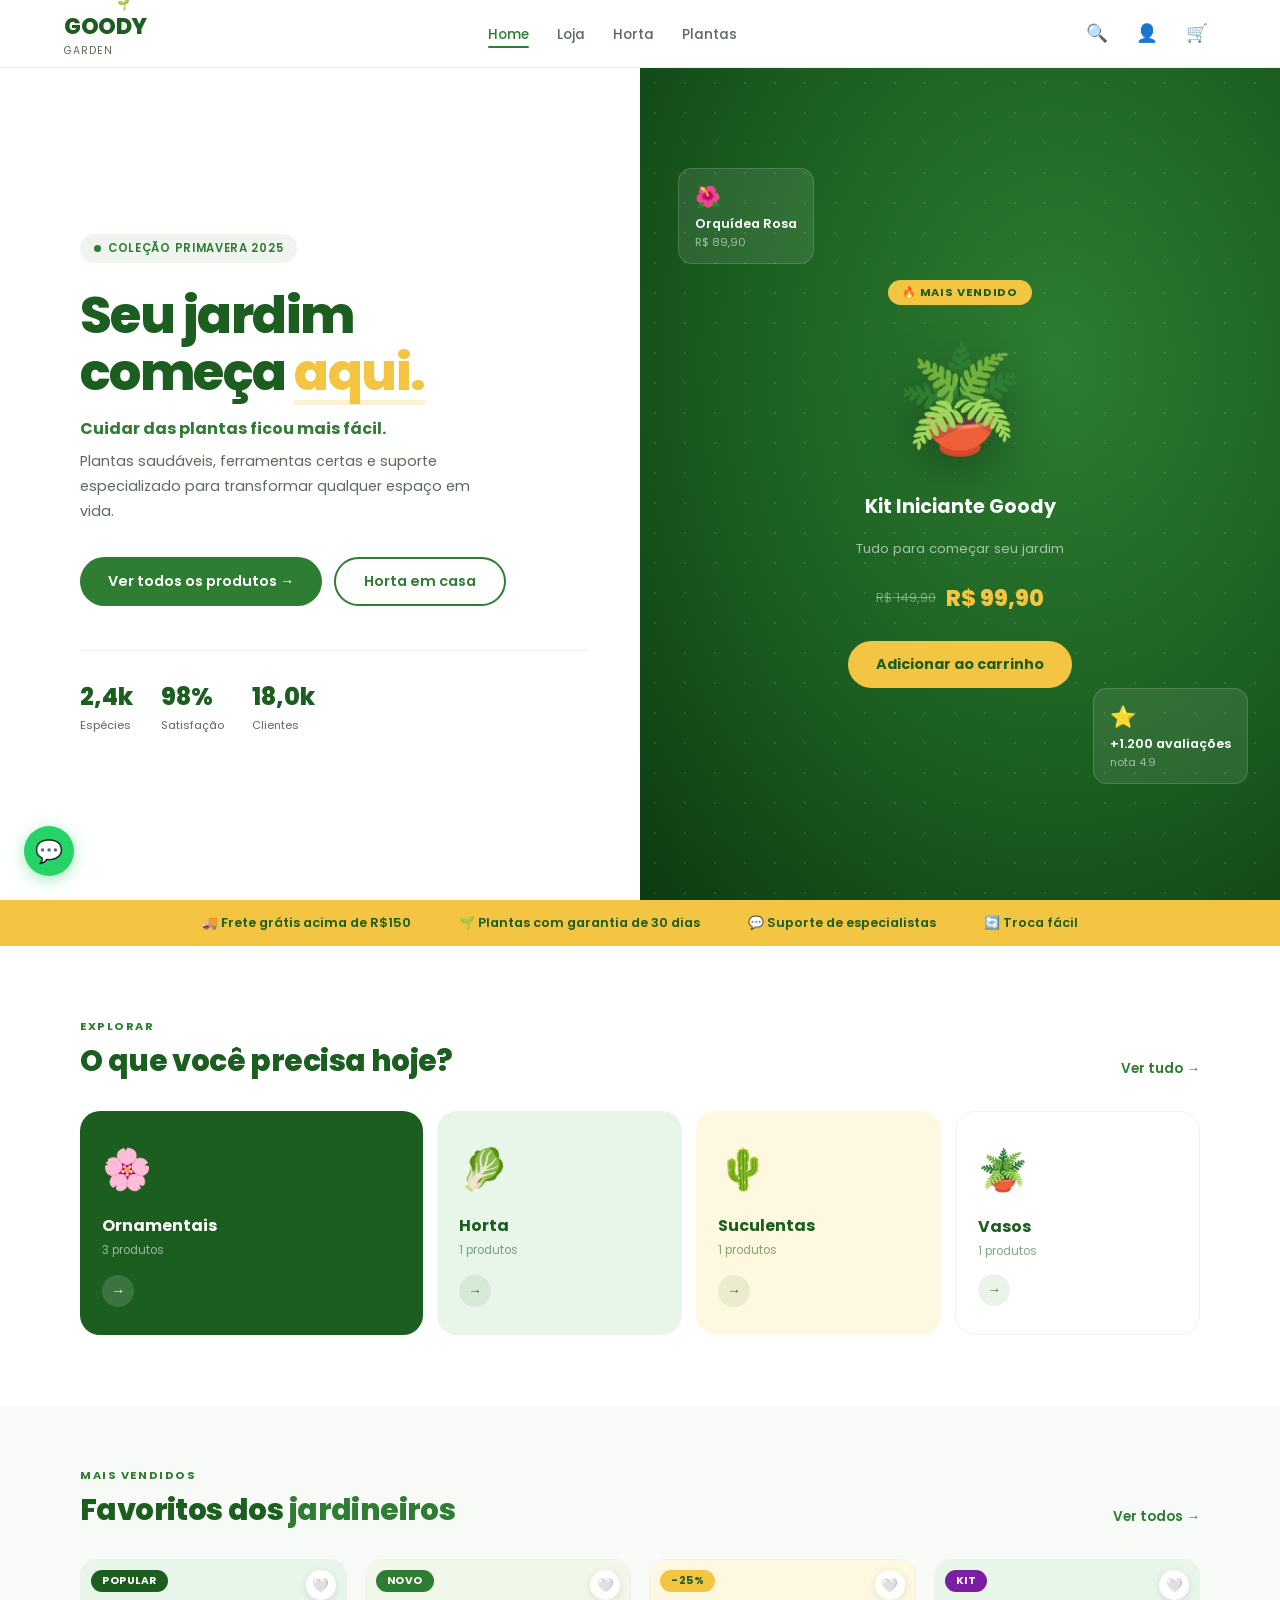
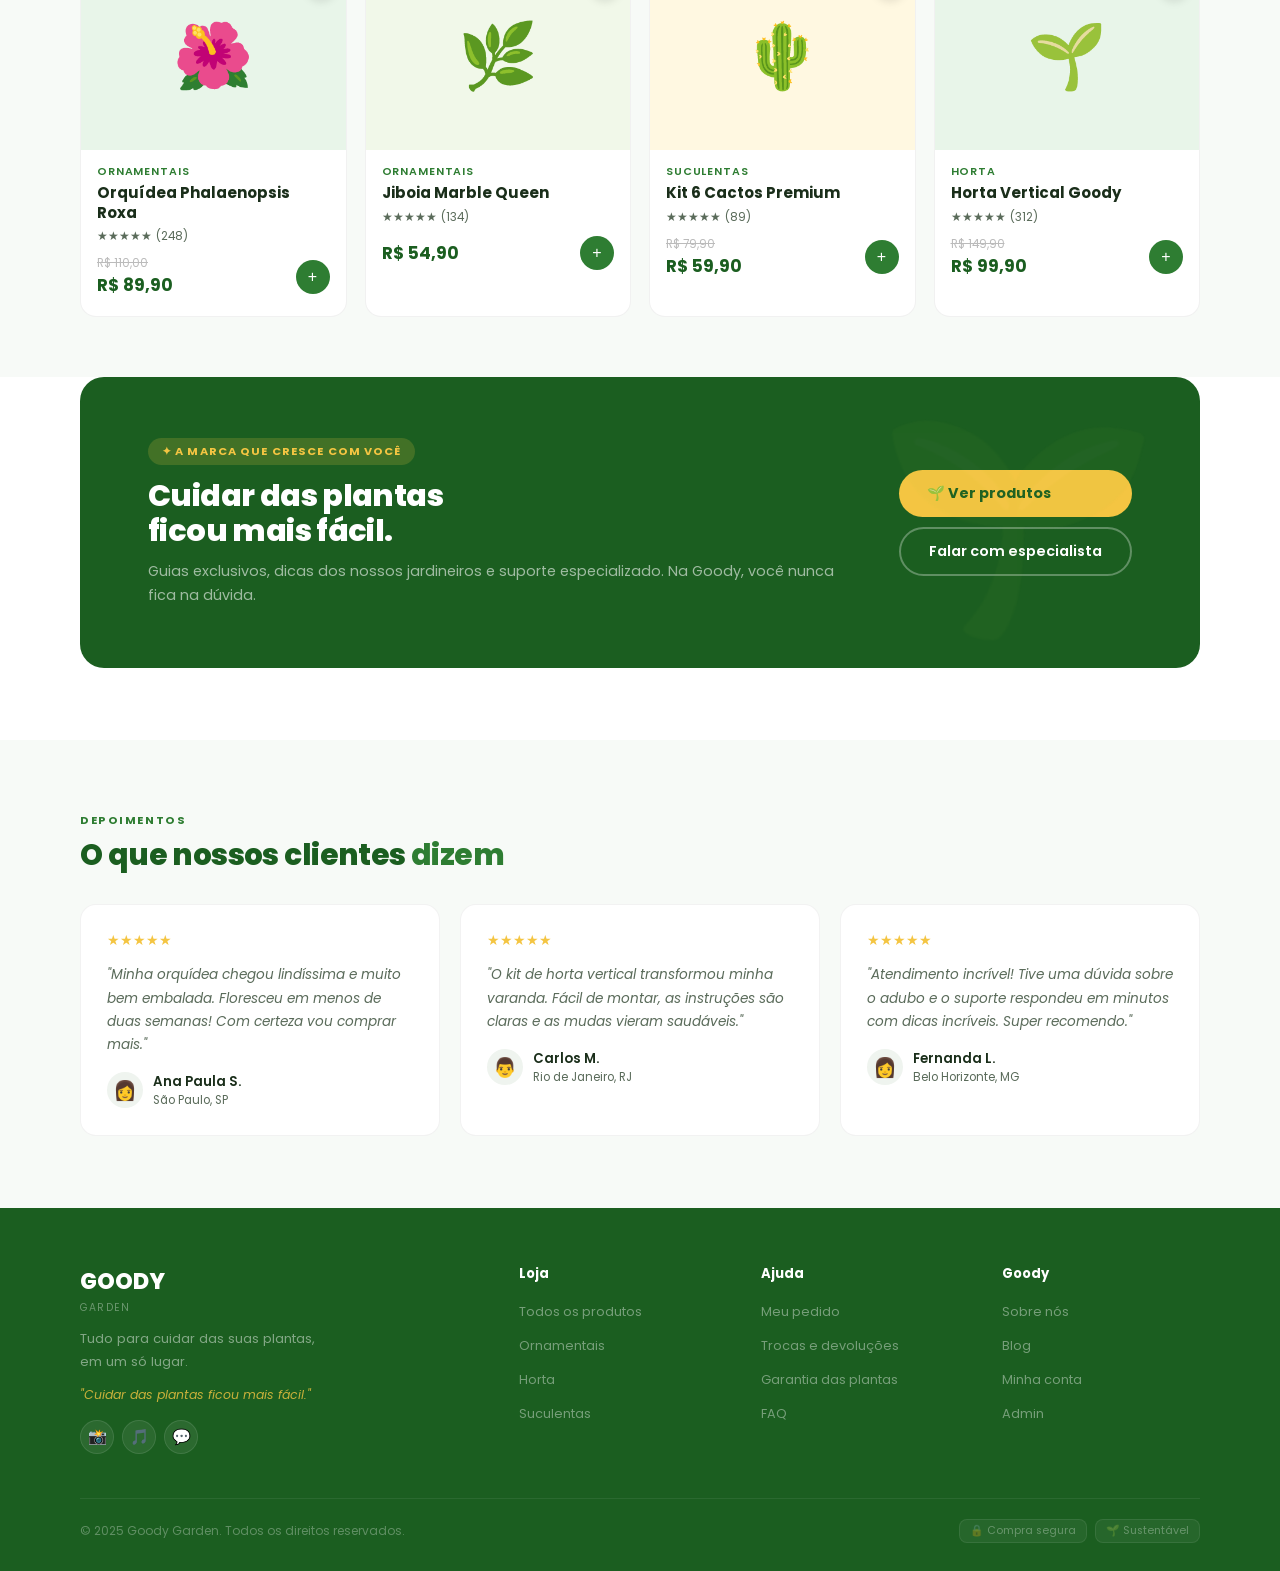
<file: index.html>
<!DOCTYPE html>
<html lang="pt-BR">
<head>
  <meta charset="UTF-8"/><meta name="viewport" content="width=device-width, initial-scale=1.0"/>
  <meta name="description" content="Goody Garden — Cuidar das plantas ficou mais fácil."/>
  <title>Goody Garden — Cuidar das plantas ficou mais fácil.</title>
  <link rel="stylesheet" href="global.css"/>
  <style>
    /* ── HERO ── */
    .hero { min-height:100vh; display:grid; grid-template-columns:1fr 1fr; padding-top:68px; overflow:hidden; }
    .hero-left { display:flex; flex-direction:column; justify-content:center; padding:72px 52px 72px 80px; }
    .hero-tag { display:inline-flex; align-items:center; gap:7px; background:var(--cinza-suave); color:var(--verde); padding:6px 14px; border-radius:50px; width:fit-content; font-size:.72rem; font-weight:600; letter-spacing:.06em; text-transform:uppercase; margin-bottom:24px; }
    .dot { width:7px; height:7px; background:var(--verde); border-radius:50%; display:inline-block; animation:pulse 2s infinite; }
    .hero-left h1 { font-size:clamp(2.3rem,4vw,3.5rem); font-weight:800; line-height:1.1; color:var(--verde-escuro); margin-bottom:16px; letter-spacing:-.03em; }
    .destaque { color:var(--amarelo); position:relative; }
    .destaque::after { content:''; position:absolute; bottom:3px; left:0; right:0; height:5px; background:rgba(244,197,66,.25); border-radius:4px; z-index:-1; }
    .hero-slogan { font-size:1rem; color:var(--cinza-txt); margin-bottom:8px; }
    .hero-slogan strong { color:var(--verde); }
    .hero-desc { font-size:.9rem; color:var(--cinza-txt); line-height:1.75; max-width:400px; margin-bottom:32px; }
    .hero-ctas { display:flex; gap:12px; margin-bottom:44px; flex-wrap:wrap; }
    .hero-numeros { display:flex; gap:28px; padding-top:28px; border-top:1px solid var(--cinza-suave); }
    .num-val { font-size:1.5rem; font-weight:800; color:var(--verde-escuro); }
    .num-label { font-size:.7rem; color:var(--cinza-txt); margin-top:3px; }
    /* Hero direita */
    .hero-right { background:var(--verde-escuro); position:relative; display:flex; align-items:center; justify-content:center; overflow:hidden; }
    .hero-bg { position:absolute; inset:0; background:radial-gradient(ellipse at 65% 35%, #2E7D32 0%, #1B5E20 55%, #0d3a12 100%); }
    .hero-dots { position:absolute; inset:0; opacity:.1; background-image:radial-gradient(circle, #fff 1px, transparent 1px); background-size:30px 30px; }
    .hero-floats { position:absolute; inset:0; z-index:1; pointer-events:none; }
    .hf { position:absolute; background:rgba(255,255,255,.09); border:1px solid rgba(255,255,255,.15); border-radius:14px; padding:12px 16px; color:white; font-size:.8rem; }
    .hf span { font-size:1.3rem; display:block; margin-bottom:3px; }
    .hf strong { display:block; font-weight:600; }
    .hf small { opacity:.55; font-size:.7rem; }
    .hf-1 { top:12%; left:6%; animation:float 5s ease-in-out infinite; }
    .hf-2 { bottom:14%; right:5%; animation:float 6s 1s ease-in-out infinite; }
    .hero-destaque { position:relative; z-index:2; display:flex; flex-direction:column; align-items:center; gap:16px; padding:40px; text-align:center; }
    .hero-badge-prod { background:var(--amarelo); color:var(--verde-escuro); padding:4px 14px; border-radius:50px; font-size:.7rem; font-weight:700; letter-spacing:.08em; text-transform:uppercase; }
    .hero-emoji { font-size:6.5rem; animation:float 4s ease-in-out infinite; filter:drop-shadow(0 16px 24px rgba(0,0,0,.3)); }
    .hero-prod-nome { font-size:1.2rem; font-weight:700; color:white; }
    .hero-prod-desc { font-size:.82rem; color:rgba(255,255,255,.6); margin-top:2px; }
    .hero-prod-preco { display:flex; align-items:center; gap:10px; margin-top:6px; }
    .hero-preco-de { font-size:.82rem; color:rgba(255,255,255,.38); text-decoration:line-through; }
    .hero-preco-por { font-size:1.4rem; font-weight:800; color:var(--amarelo); }
    /* Categorias */
    .cat-grid { display:grid; grid-template-columns:1.4fr 1fr 1fr 1fr; gap:14px; }
    .cat-card { border-radius:20px; padding:28px 22px; text-decoration:none; cursor:pointer; transition:all .3s; display:flex; flex-direction:column; }
    .cat-card:hover { transform:translateY(-5px); box-shadow:var(--shadow-lg); }
    .cat-c1{background:var(--verde-escuro);color:white;} .cat-c2{background:#E8F5E9;color:var(--verde-escuro);} .cat-c3{background:#FFF8E1;color:var(--verde-escuro);} .cat-c4{background:white;color:var(--verde-escuro);border:1px solid var(--cinza-suave);}
    .cat-emoji-big { font-size:2.5rem; margin-bottom:14px; display:block; }
    .cat-nome { font-size:1rem; font-weight:700; margin-bottom:4px; }
    .cat-qtd { font-size:.73rem; opacity:.55; margin-bottom:14px; flex:1; }
    .cat-arrow { width:32px; height:32px; border-radius:50%; display:flex; align-items:center; justify-content:center; font-size:.85rem; transition:all .25s; }
    .cat-c1 .cat-arrow{background:rgba(255,255,255,.14);} .cat-c1:hover .cat-arrow{background:var(--amarelo);color:var(--verde-escuro);}
    .cat-c2 .cat-arrow,.cat-c3 .cat-arrow,.cat-c4 .cat-arrow{background:rgba(46,125,50,.1);color:var(--verde);}
    .cat-c2:hover .cat-arrow,.cat-c3:hover .cat-arrow,.cat-c4:hover .cat-arrow{background:var(--verde);color:white;}
    /* Banner */
    .banner { margin:0 80px 72px; background:var(--verde-escuro); border-radius:24px; padding:60px 68px; display:grid; grid-template-columns:1fr auto; gap:40px; align-items:center; position:relative; overflow:hidden; }
    .banner::before { content:'🌱'; position:absolute; right:60px; top:-30px; font-size:14rem; opacity:.04; transform:rotate(15deg); pointer-events:none; }
    .banner-etiqueta { display:inline-block; background:rgba(244,197,66,.18); color:var(--amarelo); padding:5px 14px; border-radius:50px; font-size:.7rem; font-weight:700; letter-spacing:.1em; text-transform:uppercase; margin-bottom:14px; }
    .banner-titulo { font-size:1.9rem; font-weight:800; color:white; line-height:1.15; margin-bottom:10px; letter-spacing:-.02em; }
    .banner-sub { color:rgba(255,255,255,.58); line-height:1.7; font-size:.9rem; }
    .banner-acoes { display:flex; flex-direction:column; gap:10px; min-width:200px; }
    /* Depoimentos */
    .depo-bg { background:var(--offwhite); }
    .depo-grid { display:grid; grid-template-columns:repeat(3,1fr); gap:20px; margin-top:32px; }
    .depo-card { background:white; border-radius:var(--radius); padding:26px; border:1px solid rgba(0,0,0,.05); }
    .depo-stars { color:var(--amarelo); font-size:.85rem; margin-bottom:12px; }
    .depo-texto { font-size:.85rem; color:var(--cinza-txt); line-height:1.7; margin-bottom:16px; font-style:italic; }
    .depo-autor { display:flex; align-items:center; gap:10px; }
    .depo-avatar { width:36px; height:36px; border-radius:50%; background:var(--cinza-suave); display:flex; align-items:center; justify-content:center; font-size:1.2rem; }
    .depo-nome { font-size:.83rem; font-weight:600; color:var(--texto); }
    .depo-cidade { font-size:.73rem; color:var(--cinza-txt); }
    /* Produtos grid */
    .prod-grid-home { display:grid; grid-template-columns:repeat(4,1fr); gap:18px; }
    @media(max-width:1100px){ .prod-grid-home{grid-template-columns:repeat(2,1fr);} .cat-grid{grid-template-columns:1fr 1fr;} }
    @media(max-width:900px){
      .hero{grid-template-columns:1fr;min-height:auto;}
      .hero-left{padding:100px 24px 44px;}
      .hero-right{min-height:300px;}
      .hero-destaque{padding:28px 20px;}
      .hero-emoji{font-size:5rem;}
      .banner{margin:0 24px 52px;padding:36px 28px;grid-template-columns:1fr;}
      .banner::before{display:none;}
      .depo-grid{grid-template-columns:1fr;}
    }
  </style>
</head>
<body>
  <div id="navbarContainer"></div>

  <!-- HERO -->
  <section class="hero">
    <div class="hero-left reveal">
      <span class="hero-tag"><span class="dot"></span> Coleção Primavera 2025</span>
      <h1>Seu jardim<br>começa <span class="destaque">aqui.</span></h1>
      <p class="hero-slogan"><strong>Cuidar das plantas ficou mais fácil.</strong></p>
      <p class="hero-desc">Plantas saudáveis, ferramentas certas e suporte especializado para transformar qualquer espaço em vida.</p>
      <div class="hero-ctas">
        <a href="loja.html" class="btn-primary">Ver todos os produtos →</a>
        <a href="loja.html?cat=horta" class="btn-secondary">Horta em casa</a>
      </div>
      <div class="hero-numeros">
        <div><div class="num-val" data-target="2400">0</div><div class="num-label">Espécies</div></div>
        <div><div class="num-val" data-target="98" data-suffix="%">0</div><div class="num-label">Satisfação</div></div>
        <div><div class="num-val" data-target="18000">0</div><div class="num-label">Clientes</div></div>
      </div>
    </div>
    <div class="hero-right">
      <div class="hero-bg"></div>
      <div class="hero-dots"></div>
      <div class="hero-floats">
        <div class="hf hf-1"><span>🌺</span><strong>Orquídea Rosa</strong><small>R$ 89,90</small></div>
        <div class="hf hf-2"><span>⭐</span><strong>+1.200 avaliações</strong><small>nota 4.9</small></div>
      </div>
      <div class="hero-destaque" id="heroDestaque">
        <span class="hero-badge-prod">🔥 Mais vendido</span>
        <div class="hero-emoji">🪴</div>
        <div class="hero-prod-nome">Kit Iniciante Goody</div>
        <div class="hero-prod-desc">Tudo para começar seu jardim</div>
        <div class="hero-prod-preco"><span class="hero-preco-de">R$ 149,90</span><span class="hero-preco-por">R$ 99,90</span></div>
        <button class="btn-amarelo" style="margin-top:10px" onclick="addCarrinho(4);showToast('🛒 Adicionado!')">Adicionar ao carrinho</button>
      </div>
    </div>
  </section>

  <!-- BARRA PROPOSTA -->
  <div class="barra-proposta">
    <div class="prop-item">🚚 Frete grátis acima de R$150</div>
    <div class="prop-item">🌱 Plantas com garantia de 30 dias</div>
    <div class="prop-item">💬 Suporte de especialistas</div>
    <div class="prop-item">🔄 Troca fácil</div>
  </div>

  <!-- CATEGORIAS -->
  <section class="section">
    <div class="section-header reveal">
      <div><div class="section-label">Explorar</div><h2 class="section-titulo">O que você precisa hoje?</h2></div>
      <a href="loja.html" class="link-ver">Ver tudo →</a>
    </div>
    <div class="cat-grid reveal" id="catGrid"></div>
  </section>

  <!-- DESTAQUE -->
  <section class="section" style="background:var(--offwhite);padding-top:60px;padding-bottom:60px">
    <div class="section-header reveal">
      <div><div class="section-label">Mais vendidos</div><h2 class="section-titulo">Favoritos dos <em>jardineiros</em></h2></div>
      <a href="loja.html" class="link-ver">Ver todos →</a>
    </div>
    <div class="prod-grid-home reveal" id="prodDestaque"></div>
  </section>

  <!-- BANNER -->
  <div class="banner reveal">
    <div>
      <span class="banner-etiqueta">✦ A marca que cresce com você</span>
      <div class="banner-titulo">Cuidar das plantas<br>ficou mais fácil.</div>
      <p class="banner-sub">Guias exclusivos, dicas dos nossos jardineiros e suporte especializado. Na Goody, você nunca fica na dúvida.</p>
    </div>
    <div class="banner-acoes">
      <a href="loja.html" class="btn-amarelo">🌱 Ver produtos</a>
      <a href="https://wa.me/5511999999999" class="btn-secondary" style="color:white;border-color:rgba(255,255,255,.3)">Falar com especialista</a>
    </div>
  </div>

  <!-- DEPOIMENTOS -->
  <section class="section depo-bg">
    <div class="reveal"><div class="section-label">Depoimentos</div><h2 class="section-titulo">O que nossos clientes <em>dizem</em></h2></div>
    <div class="depo-grid reveal">
      <div class="depo-card"><div class="depo-stars">★★★★★</div><p class="depo-texto">"Minha orquídea chegou lindíssima e muito bem embalada. Floresceu em menos de duas semanas! Com certeza vou comprar mais."</p><div class="depo-autor"><div class="depo-avatar">👩</div><div><div class="depo-nome">Ana Paula S.</div><div class="depo-cidade">São Paulo, SP</div></div></div></div>
      <div class="depo-card"><div class="depo-stars">★★★★★</div><p class="depo-texto">"O kit de horta vertical transformou minha varanda. Fácil de montar, as instruções são claras e as mudas vieram saudáveis."</p><div class="depo-autor"><div class="depo-avatar">👨</div><div><div class="depo-nome">Carlos M.</div><div class="depo-cidade">Rio de Janeiro, RJ</div></div></div></div>
      <div class="depo-card"><div class="depo-stars">★★★★★</div><p class="depo-texto">"Atendimento incrível! Tive uma dúvida sobre o adubo e o suporte respondeu em minutos com dicas incríveis. Super recomendo."</p><div class="depo-autor"><div class="depo-avatar">👩</div><div><div class="depo-nome">Fernanda L.</div><div class="depo-cidade">Belo Horizonte, MG</div></div></div></div>
    </div>
  </section>

  <div id="footerContainer"></div>

  <script src="data.js"></script>
  <script src="global.js"></script>
  <script>
    document.getElementById('navbarContainer').innerHTML = renderNavbar('index.html');
    document.getElementById('footerContainer').innerHTML = renderFooter();
    initNavbar(); initReveal(); initContadores();

    // Categorias
    const cats = getCategorias().slice(0,4);
    const cls = ['cat-c1','cat-c2','cat-c3','cat-c4'];
    document.getElementById('catGrid').innerHTML = cats.map((c,i) => `
      <a href="loja.html?cat=${c.id}" class="cat-card ${cls[i]}">
        <span class="cat-emoji-big">${c.emoji}</span>
        <div class="cat-nome">${c.nome}</div>
        <div class="cat-qtd">${getProdutos().filter(p=>p.categoria===c.id).length} produtos</div>
        <div class="cat-arrow">→</div>
      </a>`).join('');

    // Produtos destaque
    const destaques = getProdutos().filter(p=>p.destaque).slice(0,4);
    document.getElementById('prodDestaque').innerHTML = destaques.map(p => renderCard(p)).join('');
  </script>
</body>
</html>
</file>
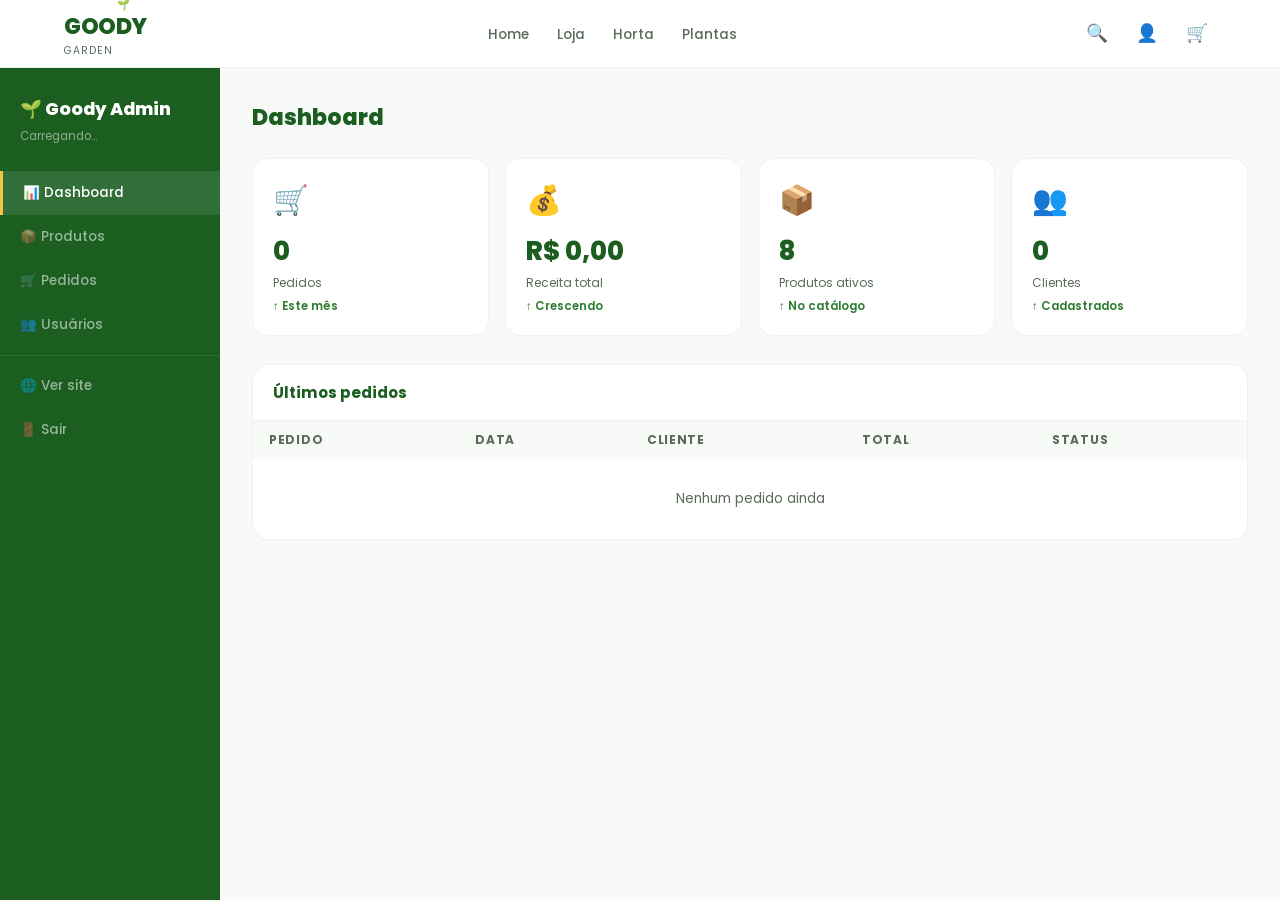
<file: admin.html>
<!DOCTYPE html>
<html lang="pt-BR">
<head>
  <meta charset="UTF-8"/><meta name="viewport" content="width=device-width, initial-scale=1.0"/>
  <title>Admin — Goody Garden</title>
  <link rel="stylesheet" href="global.css"/>
  <style>
    body { background:var(--offwhite); }
    .admin-layout { display:grid; grid-template-columns:220px 1fr; min-height:calc(100vh - 68px); padding-top:68px; }
    /* Sidebar admin */
    .admin-sidebar { background:var(--verde-escuro); padding:28px 0; position:sticky; top:68px; height:calc(100vh - 68px); overflow-y:auto; }
    .admin-sidebar-logo { padding:0 20px 24px; color:white; }
    .admin-sidebar-logo div { font-weight:800; font-size:1.1rem; }
    .admin-sidebar-logo small { font-size:.72rem; opacity:.5; }
    .admin-menu { list-style:none; }
    .admin-menu li a { display:flex; align-items:center; gap:10px; padding:12px 20px; color:rgba(255,255,255,.55); text-decoration:none; font-size:.84rem; font-weight:500; transition:all .2s; cursor:pointer; }
    .admin-menu li a:hover, .admin-menu li a.ativo { background:rgba(255,255,255,.1); color:white; }
    .admin-menu li a.ativo { border-left:3px solid var(--amarelo); }
    .admin-menu-sep { border:none; border-top:1px solid rgba(255,255,255,.08); margin:8px 0; }
    .admin-logout { padding:20px; margin-top:auto; }
    /* Main */
    .admin-main { padding:32px; overflow-y:auto; }
    .admin-page { display:none; }
    .admin-page.ativo { display:block; }
    .admin-titulo { font-size:1.4rem; font-weight:800; color:var(--verde-escuro); margin-bottom:24px; }
    /* Cards stat */
    .stats-grid { display:grid; grid-template-columns:repeat(4,1fr); gap:16px; margin-bottom:28px; }
    .stat-card { background:white; border-radius:var(--radius); padding:20px; border:1px solid rgba(0,0,0,.05); }
    .stat-card-icon { font-size:1.8rem; margin-bottom:10px; }
    .stat-card-val { font-size:1.6rem; font-weight:800; color:var(--verde-escuro); }
    .stat-card-label { font-size:.75rem; color:var(--cinza-txt); margin-top:3px; }
    .stat-card-trend { font-size:.73rem; color:var(--verde); font-weight:600; margin-top:6px; }
    /* Tabela */
    .admin-table-wrap { background:white; border-radius:var(--radius); border:1px solid rgba(0,0,0,.06); overflow:hidden; }
    .admin-table-header { padding:16px 20px; display:flex; justify-content:space-between; align-items:center; border-bottom:1px solid var(--cinza-suave); }
    .admin-table-header h3 { font-size:.95rem; font-weight:700; color:var(--verde-escuro); }
    table { width:100%; border-collapse:collapse; }
    th { background:var(--offwhite); padding:10px 16px; text-align:left; font-size:.75rem; font-weight:700; color:var(--cinza-txt); text-transform:uppercase; letter-spacing:.06em; }
    td { padding:12px 16px; font-size:.84rem; color:var(--texto); border-bottom:1px solid var(--cinza-suave); }
    tr:last-child td { border-bottom:none; }
    tr:hover td { background:var(--offwhite); }
    /* Badges status */
    .status { padding:3px 10px; border-radius:50px; font-size:.7rem; font-weight:700; }
    .status-confirmado { background:#E8F5E9; color:#1B5E20; }
    .status-enviado { background:#E3F2FD; color:#1565C0; }
    .status-entregue { background:#F3E5F5; color:#6A1B9A; }
    /* Form produto */
    .prod-form-grid { display:grid; grid-template-columns:1fr 1fr; gap:16px; }
    .admin-actions { display:flex; gap:10px; justify-content:flex-end; margin-top:20px; }
    .btn-danger { background:#c62828; color:white; border:none; border-radius:50px; padding:8px 18px; font-family:'Poppins',sans-serif; font-size:.8rem; font-weight:600; cursor:pointer; transition:all .2s; }
    .btn-danger:hover { background:#b71c1c; }
    .btn-sm { padding:7px 14px; font-size:.78rem; }
    /* Produto mini card */
    .prod-admin-grid { display:grid; grid-template-columns:repeat(3,1fr); gap:14px; margin-bottom:20px; }
    .prod-admin-card { background:white; border-radius:12px; padding:14px; border:1px solid rgba(0,0,0,.06); display:flex; align-items:center; gap:12px; }
    .prod-admin-emoji { width:48px; height:48px; border-radius:10px; display:flex; align-items:center; justify-content:center; font-size:1.8rem; flex-shrink:0; }
    .prod-admin-info { flex:1; min-width:0; }
    .prod-admin-nome { font-size:.84rem; font-weight:700; white-space:nowrap; overflow:hidden; text-overflow:ellipsis; }
    .prod-admin-preco { font-size:.78rem; color:var(--verde); font-weight:600; }
    .prod-admin-acoes { display:flex; gap:6px; }
    /* Modal */
    .modal-overlay { display:none; position:fixed; inset:0; background:rgba(0,0,0,.5); z-index:1000; align-items:center; justify-content:center; }
    .modal-overlay.open { display:flex; }
    .modal { background:white; border-radius:24px; padding:32px; width:100%; max-width:560px; max-height:90vh; overflow-y:auto; animation:fadeUp .3s ease; }
    .modal-titulo { font-size:1.1rem; font-weight:800; color:var(--verde-escuro); margin-bottom:20px; }
    .modal-footer { display:flex; gap:10px; justify-content:flex-end; margin-top:20px; }
    @media(max-width:900px){ .admin-layout{grid-template-columns:1fr;} .admin-sidebar{display:none;} .stats-grid{grid-template-columns:1fr 1fr;} .prod-admin-grid{grid-template-columns:1fr 1fr;} .prod-form-grid{grid-template-columns:1fr;} }
  </style>
</head>
<body>
  <div id="navbarContainer"></div>

  <div class="admin-layout">
    <!-- Sidebar -->
    <aside class="admin-sidebar">
      <div class="admin-sidebar-logo">
        <div>🌱 Goody Admin</div>
        <small id="adminNome">Carregando...</small>
      </div>
      <ul class="admin-menu">
        <li><a onclick="showPage('dashboard')" class="ativo" id="menu-dashboard">📊 Dashboard</a></li>
        <li><a onclick="showPage('produtos')" id="menu-produtos">📦 Produtos</a></li>
        <li><a onclick="showPage('pedidos')" id="menu-pedidos">🛒 Pedidos</a></li>
        <li><a onclick="showPage('usuarios')" id="menu-usuarios">👥 Usuários</a></li>
        <hr class="admin-menu-sep">
        <li><a href="index.html">🌐 Ver site</a></li>
        <li><a onclick="logout()">🚪 Sair</a></li>
      </ul>
    </aside>

    <!-- Main -->
    <main class="admin-main">

      <!-- DASHBOARD -->
      <div class="admin-page ativo" id="page-dashboard">
        <div class="admin-titulo">Dashboard</div>
        <div class="stats-grid">
          <div class="stat-card"><div class="stat-card-icon">🛒</div><div class="stat-card-val" id="statPedidos">0</div><div class="stat-card-label">Pedidos</div><div class="stat-card-trend">↑ Este mês</div></div>
          <div class="stat-card"><div class="stat-card-icon">💰</div><div class="stat-card-val" id="statReceita">R$ 0</div><div class="stat-card-label">Receita total</div><div class="stat-card-trend">↑ Crescendo</div></div>
          <div class="stat-card"><div class="stat-card-icon">📦</div><div class="stat-card-val" id="statProdutos">0</div><div class="stat-card-label">Produtos ativos</div><div class="stat-card-trend">↑ No catálogo</div></div>
          <div class="stat-card"><div class="stat-card-icon">👥</div><div class="stat-card-val" id="statUsuarios">0</div><div class="stat-card-label">Clientes</div><div class="stat-card-trend">↑ Cadastrados</div></div>
        </div>

        <div class="admin-table-wrap">
          <div class="admin-table-header"><h3>Últimos pedidos</h3></div>
          <table><thead><tr><th>Pedido</th><th>Data</th><th>Cliente</th><th>Total</th><th>Status</th></tr></thead>
          <tbody id="tabelaPedidos"></tbody></table>
        </div>
      </div>

      <!-- PRODUTOS -->
      <div class="admin-page" id="page-produtos">
        <div style="display:flex;justify-content:space-between;align-items:center;margin-bottom:20px">
          <div class="admin-titulo" style="margin:0">Produtos</div>
          <button class="btn-primary btn-sm" onclick="abrirModalProduto()">+ Novo produto</button>
        </div>
        <div class="prod-admin-grid" id="prodAdminGrid"></div>
      </div>

      <!-- PEDIDOS -->
      <div class="admin-page" id="page-pedidos">
        <div class="admin-titulo">Pedidos</div>
        <div class="admin-table-wrap">
          <table><thead><tr><th>Pedido</th><th>Data</th><th>Cliente</th><th>Itens</th><th>Total</th><th>Status</th><th>Ação</th></tr></thead>
          <tbody id="tabelaPedidosCompleta"></tbody></table>
        </div>
      </div>

      <!-- USUÁRIOS -->
      <div class="admin-page" id="page-usuarios">
        <div class="admin-titulo">Usuários cadastrados</div>
        <div class="admin-table-wrap">
          <table><thead><tr><th>Nome</th><th>E-mail</th><th>Tipo</th></tr></thead>
          <tbody id="tabelaUsuarios"></tbody></table>
        </div>
      </div>

    </main>
  </div>

  <!-- MODAL PRODUTO -->
  <div class="modal-overlay" id="modalOverlay" onclick="fecharModal(event)">
    <div class="modal">
      <div class="modal-titulo" id="modalTitulo">Novo produto</div>
      <input type="hidden" id="editId"/>
      <div class="prod-form-grid">
        <div class="form-group"><label>Nome</label><input id="fNome" placeholder="Nome do produto"/></div>
        <div class="form-group"><label>Emoji</label><input id="fEmoji" placeholder="🌺"/></div>
        <div class="form-group"><label>Preço (R$)</label><input id="fPreco" type="number" placeholder="89.90" step="0.01"/></div>
        <div class="form-group"><label>Preço original (opcional)</label><input id="fPrecoDe" type="number" placeholder="110.00" step="0.01"/></div>
        <div class="form-group"><label>Categoria</label>
          <select id="fCategoria"></select>
        </div>
        <div class="form-group"><label>Badge (opcional)</label>
          <select id="fBadge"><option value="">Nenhum</option><option>Novo</option><option>Popular</option><option>Kit</option></select>
        </div>
        <div class="form-group"><label>Estoque</label><input id="fEstoque" type="number" placeholder="10"/></div>
        <div class="form-group"><label>Cor de fundo</label><input id="fBg" type="color" value="#E8F5E9"/></div>
      </div>
      <div class="form-group"><label>Descrição</label><textarea id="fDesc" placeholder="Descrição do produto..."></textarea></div>
      <div class="form-group"><label>Cuidados</label><input id="fCuidados" placeholder="Rega semanal • Luz indireta"/></div>
      <div class="modal-footer">
        <button class="btn-secondary btn-sm" onclick="document.getElementById('modalOverlay').classList.remove('open')">Cancelar</button>
        <button class="btn-primary btn-sm" onclick="salvarProduto()">Salvar produto</button>
      </div>
    </div>
  </div>

  <script src="data.js"></script><script src="global.js"></script>
  <script>
    // Verificar acesso admin
    if (!isAdmin()) { showToast('⛔ Acesso restrito. Faça login como admin.', 'erro'); setTimeout(()=>window.location.href='login.html', 1500); }

    document.getElementById('navbarContainer').innerHTML = renderNavbar('admin.html');
    initNavbar();
    const u = getUsuario();
    if (u) document.getElementById('adminNome').textContent = u.nome;

    function showPage(id) {
      document.querySelectorAll('.admin-page').forEach(p=>p.classList.remove('ativo'));
      document.querySelectorAll('.admin-menu a').forEach(a=>a.classList.remove('ativo'));
      document.getElementById('page-'+id).classList.add('ativo');
      document.getElementById('menu-'+id).classList.add('ativo');
      if (id==='dashboard') renderDashboard();
      if (id==='produtos') renderProdutosAdmin();
      if (id==='pedidos') renderPedidosAdmin();
      if (id==='usuarios') renderUsuarios();
    }

    function renderDashboard() {
      const pedidos = getPedidos();
      const produtos = getProdutos();
      const usuarios = JSON.parse(localStorage.getItem('goody_usuarios')||'[]');
      const receita = pedidos.reduce((s,p)=>s+(p.total||0),0);
      document.getElementById('statPedidos').textContent = pedidos.length;
      document.getElementById('statReceita').textContent = formatPreco(receita);
      document.getElementById('statProdutos').textContent = produtos.length;
      document.getElementById('statUsuarios').textContent = usuarios.length;
      document.getElementById('tabelaPedidos').innerHTML = pedidos.slice(0,6).map(p=>`
        <tr><td><strong>${p.id}</strong></td><td>${p.data}</td>
        <td>${p.endereco?.nome||'—'}</td><td>${formatPreco(p.total||0)}</td>
        <td><span class="status status-confirmado">${p.status||'Confirmado'}</span></td></tr>`).join('') ||
        '<tr><td colspan="5" style="text-align:center;color:var(--cinza-txt);padding:30px">Nenhum pedido ainda</td></tr>';
    }

    function renderProdutosAdmin() {
      const cats = getCategorias();
      document.getElementById('fCategoria').innerHTML = cats.map(c=>`<option value="${c.id}">${c.emoji} ${c.nome}</option>`).join('');
      document.getElementById('prodAdminGrid').innerHTML = getProdutos().map(p=>`
        <div class="prod-admin-card">
          <div class="prod-admin-emoji" style="background:${p.bg}">${p.emoji}</div>
          <div class="prod-admin-info">
            <div class="prod-admin-nome">${p.nome}</div>
            <div class="prod-admin-preco">${formatPreco(p.preco)}</div>
            <div style="font-size:.7rem;color:var(--cinza-txt)">Estoque: ${p.estoque}</div>
          </div>
          <div class="prod-admin-acoes">
            <button class="btn-secondary btn-sm" onclick="editarProduto(${p.id})">✏️</button>
            <button class="btn-danger btn-sm" onclick="deletarProduto(${p.id})">🗑</button>
          </div>
        </div>`).join('');
    }

    function renderPedidosAdmin() {
      document.getElementById('tabelaPedidosCompleta').innerHTML = getPedidos().map(p=>`
        <tr><td><strong>${p.id}</strong></td><td>${p.data}</td>
        <td>${p.endereco?.nome||'—'}</td>
        <td>${(p.itens||[]).length} itens</td>
        <td>${formatPreco(p.total||0)}</td>
        <td><span class="status status-confirmado">${p.status||'Confirmado'}</span></td>
        <td><select onchange="mudarStatus('${p.id}',this.value)" style="font-size:.75rem;border:1px solid #dde;border-radius:8px;padding:4px 8px">
          <option>Confirmado</option><option>Enviado</option><option>Entregue</option>
        </select></td></tr>`).join('') ||
        '<tr><td colspan="7" style="text-align:center;padding:30px;color:var(--cinza-txt)">Nenhum pedido</td></tr>';
    }

    function renderUsuarios() {
      const usuarios = JSON.parse(localStorage.getItem('goody_usuarios')||'[]');
      document.getElementById('tabelaUsuarios').innerHTML = [
        { nome:'Admin', email: GOODY.admin.usuario, role:'admin' },
        ...usuarios.map(u=>({...u, role:'cliente'}))
      ].map(u=>`<tr><td>${u.nome}</td><td>${u.email}</td><td><span class="status ${u.role==='admin'?'status-enviado':'status-confirmado'}">${u.role}</span></td></tr>`).join('');
    }

    function abrirModalProduto(id) {
      document.getElementById('editId').value = '';
      document.getElementById('modalTitulo').textContent = 'Novo produto';
      ['fNome','fEmoji','fPreco','fPrecoDe','fDesc','fCuidados'].forEach(id=>document.getElementById(id).value='');
      document.getElementById('fEstoque').value='10';
      document.getElementById('fBg').value='#E8F5E9';
      document.getElementById('fBadge').value='';
      renderProdutosAdmin(); // garante que select de categoria está preenchido
      setTimeout(()=>document.getElementById('modalOverlay').classList.add('open'), 50);
    }

    function editarProduto(id) {
      const p = getProdutos().find(x=>x.id===id); if(!p) return;
      document.getElementById('editId').value = id;
      document.getElementById('modalTitulo').textContent = 'Editar produto';
      document.getElementById('fNome').value = p.nome;
      document.getElementById('fEmoji').value = p.emoji;
      document.getElementById('fPreco').value = p.preco;
      document.getElementById('fPrecoDe').value = p.preco_de||'';
      document.getElementById('fCategoria').value = p.categoria;
      document.getElementById('fBadge').value = p.badge||'';
      document.getElementById('fEstoque').value = p.estoque;
      document.getElementById('fBg').value = p.bg;
      document.getElementById('fDesc').value = p.descricao;
      document.getElementById('fCuidados').value = p.cuidados;
      document.getElementById('modalOverlay').classList.add('open');
    }

    function salvarProduto() {
      const nome = document.getElementById('fNome').value;
      const preco = parseFloat(document.getElementById('fPreco').value);
      if (!nome || !preco) { showToast('❌ Nome e preço são obrigatórios', 'erro'); return; }
      const editId = document.getElementById('editId').value;
      const produtos = getProdutos();
      const novo = {
        id: editId ? +editId : Date.now(),
        nome, emoji: document.getElementById('fEmoji').value||'🌱',
        preco, preco_de: parseFloat(document.getElementById('fPrecoDe').value)||null,
        categoria: document.getElementById('fCategoria').value,
        badge: document.getElementById('fBadge').value||null,
        estoque: parseInt(document.getElementById('fEstoque').value)||10,
        bg: document.getElementById('fBg').value,
        descricao: document.getElementById('fDesc').value,
        cuidados: document.getElementById('fCuidados').value,
        avaliacao: 4.8, avaliacoes: 0, destaque: false
      };
      if (editId) { const idx=produtos.findIndex(p=>p.id===+editId); if(idx>=0) produtos[idx]=novo; }
      else produtos.push(novo);
      saveProdutos(produtos);
      document.getElementById('modalOverlay').classList.remove('open');
      showToast('✅ Produto salvo!');
      renderProdutosAdmin();
    }

    function deletarProduto(id) {
      if (!confirm('Deletar este produto?')) return;
      saveProdutos(getProdutos().filter(p=>p.id!==id));
      showToast('🗑 Produto removido'); renderProdutosAdmin();
    }

    function mudarStatus(pedidoId, status) {
      const pedidos = getPedidos();
      const idx = pedidos.findIndex(p=>p.id===pedidoId);
      if (idx>=0) { pedidos[idx].status=status; localStorage.setItem('goody_pedidos',JSON.stringify(pedidos)); showToast('✅ Status atualizado'); }
    }

    function fecharModal(e) { if(e.target.id==='modalOverlay') document.getElementById('modalOverlay').classList.remove('open'); }

    window.showPage=showPage; window.abrirModalProduto=abrirModalProduto;
    window.editarProduto=editarProduto; window.salvarProduto=salvarProduto;
    window.deletarProduto=deletarProduto; window.mudarStatus=mudarStatus; window.fecharModal=fecharModal;

    renderDashboard();
  </script>
</body>
</html>
</file>
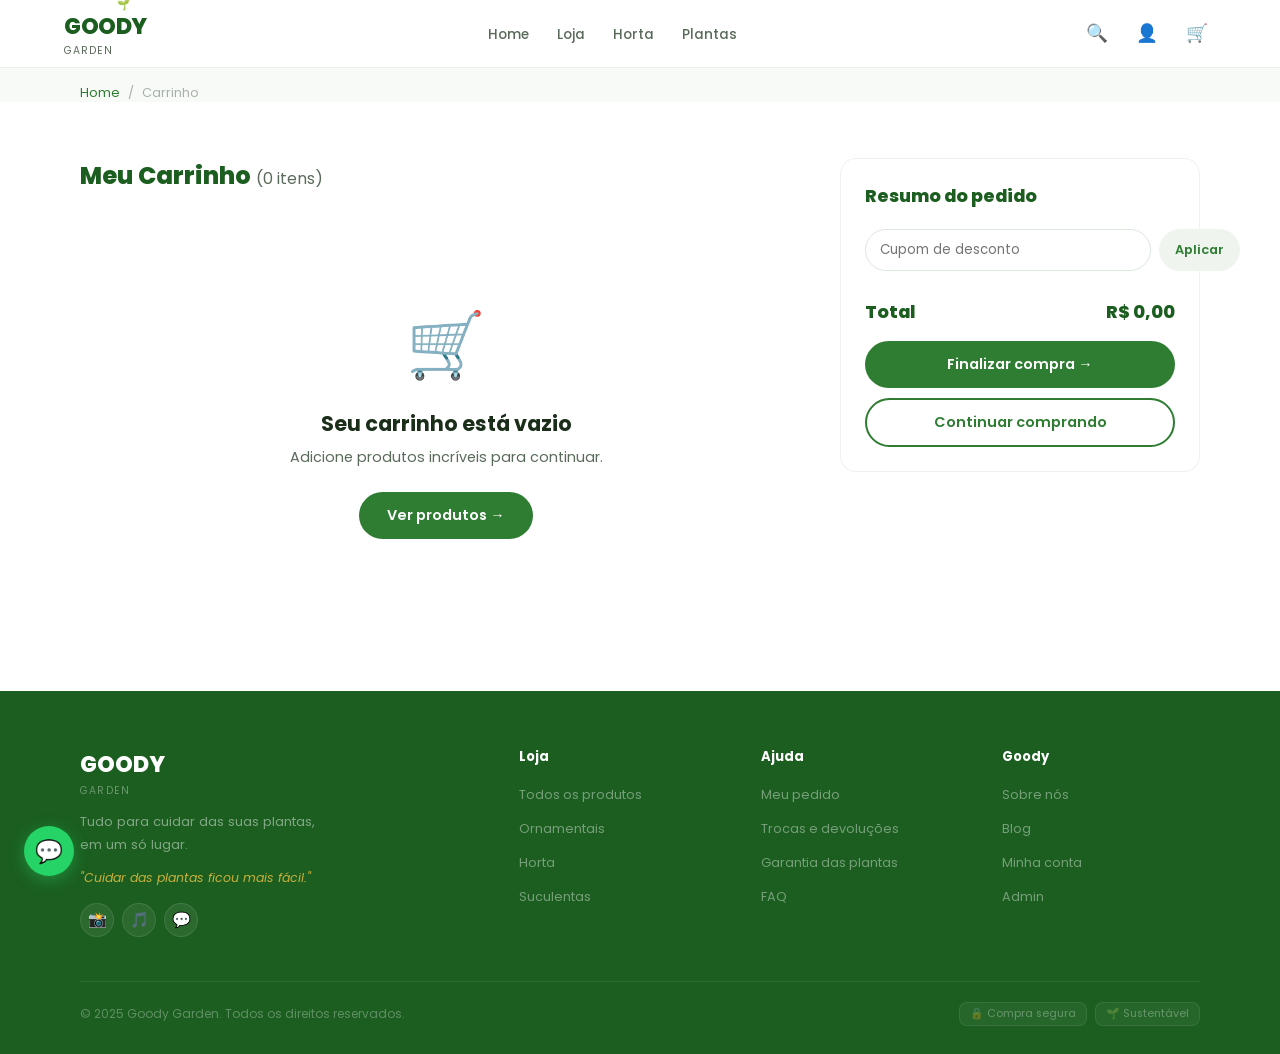
<file: carrinho.html>
<!DOCTYPE html>
<html lang="pt-BR">
<head>
  <meta charset="UTF-8"/><meta name="viewport" content="width=device-width, initial-scale=1.0"/>
  <title>Carrinho — Goody Garden</title>
  <link rel="stylesheet" href="global.css"/>
  <style>
    .carrinho-wrapper { display:grid; grid-template-columns:1fr 360px; gap:28px; padding:32px 80px 72px; }
    .carrinho-items { }
    .carrinho-titulo { font-size:1.5rem; font-weight:800; color:var(--verde-escuro); margin-bottom:24px; }
    .item-card { display:grid; grid-template-columns:80px 1fr auto; gap:16px; align-items:center; background:white; border-radius:var(--radius); padding:16px 20px; border:1px solid rgba(0,0,0,.06); margin-bottom:12px; }
    .item-emoji { width:80px; height:80px; border-radius:12px; display:flex; align-items:center; justify-content:center; font-size:2.5rem; }
    .item-nome { font-size:.95rem; font-weight:700; color:var(--texto); margin-bottom:4px; }
    .item-cat { font-size:.73rem; color:var(--verde); text-transform:uppercase; letter-spacing:.06em; font-weight:600; margin-bottom:8px; }
    .item-qtd { display:flex; align-items:center; gap:0; border:1.5px solid #dde8dd; border-radius:50px; width:fit-content; }
    .iq-btn { background:none; border:none; width:32px; height:32px; font-size:1rem; cursor:pointer; color:var(--verde); }
    .iq-val { width:32px; text-align:center; font-weight:700; font-size:.88rem; }
    .item-preco { text-align:right; }
    .item-preco-val { font-size:1.1rem; font-weight:700; color:var(--verde-escuro); }
    .item-remove { font-size:.75rem; color:#e53935; background:none; border:none; cursor:pointer; margin-top:6px; display:block; }
    /* Resumo */
    .resumo { background:white; border-radius:var(--radius); padding:24px; border:1px solid rgba(0,0,0,.06); height:fit-content; position:sticky; top:88px; }
    .resumo-titulo { font-size:1.1rem; font-weight:800; color:var(--verde-escuro); margin-bottom:20px; }
    .resumo-linha { display:flex; justify-content:space-between; font-size:.87rem; padding:8px 0; border-bottom:1px solid var(--cinza-suave); }
    .resumo-linha:last-of-type { border-bottom:none; }
    .resumo-total { display:flex; justify-content:space-between; font-size:1.1rem; font-weight:800; padding:14px 0 0; color:var(--verde-escuro); }
    .frete-gratis { color:var(--verde); font-weight:600; }
    .resumo-cta { margin-top:16px; display:flex; flex-direction:column; gap:10px; }
    .cupom-row { display:flex; gap:8px; margin:14px 0; }
    .cupom-row input { flex:1; padding:10px 14px; border:1.5px solid #dde8dd; border-radius:50px; font-family:'Poppins',sans-serif; font-size:.83rem; outline:none; }
    .cupom-row input:focus { border-color:var(--verde); }
    .cupom-row button { background:var(--cinza-suave); color:var(--verde); border:none; border-radius:50px; padding:10px 16px; font-family:'Poppins',sans-serif; font-weight:600; font-size:.8rem; cursor:pointer; }
    .vazio-cart { text-align:center; padding:80px 20px; }
    .vazio-cart .emoji { font-size:4rem; margin-bottom:16px; }
    .vazio-cart h2 { font-size:1.3rem; font-weight:700; margin-bottom:8px; }
    .vazio-cart p { color:var(--cinza-txt); margin-bottom:24px; font-size:.9rem; }
    .frete-barra { background:var(--cinza-suave); border-radius:8px; height:6px; margin:12px 0 4px; overflow:hidden; }
    .frete-prog { background:var(--verde); height:100%; border-radius:8px; transition:width .5s; }
    .frete-msg { font-size:.75rem; color:var(--cinza-txt); }
    @media(max-width:900px){ .carrinho-wrapper{grid-template-columns:1fr;padding:24px;} .resumo{position:static;} }
  </style>
</head>
<body>
  <div id="navbarContainer"></div>
  <div style="padding:84px 80px 0;background:var(--offwhite)">
    <div class="breadcrumb"><a href="index.html">Home</a><span>/</span><span>Carrinho</span></div>
  </div>

  <div class="carrinho-wrapper">
    <div>
      <div class="carrinho-titulo">Meu Carrinho <span id="qtdLabel" style="font-size:1rem;font-weight:400;color:var(--cinza-txt)"></span></div>
      <div id="carrinhoItems"></div>
    </div>
    <div>
      <div class="resumo" id="resumoBox">
        <div class="resumo-titulo">Resumo do pedido</div>
        <div id="resumoLinhas"></div>
        <div class="cupom-row"><input type="text" id="cupomInput" placeholder="Cupom de desconto"><button onclick="aplicarCupom()">Aplicar</button></div>
        <div class="resumo-total"><span>Total</span><span id="resumoTotal">R$ 0,00</span></div>
        <div class="resumo-cta">
          <button class="btn-primary btn-full" onclick="window.location.href='pagamento.html'">Finalizar compra →</button>
          <a href="loja.html" class="btn-secondary btn-full" style="justify-content:center">Continuar comprando</a>
        </div>
      </div>
    </div>
  </div>

  <div id="footerContainer"></div>
  <script src="data.js"></script><script src="global.js"></script>
  <script>
    document.getElementById('navbarContainer').innerHTML = renderNavbar('carrinho.html');
    document.getElementById('footerContainer').innerHTML = renderFooter();
    initNavbar();

    let desconto = 0;
    const CUPONS = { 'GOODY10': 0.10, 'PLANTA20': 0.20 };

    function renderCarrinho() {
      const carrinho = getCarrinho();
      const produtos = getProdutos();
      const container = document.getElementById('carrinhoItems');
      document.getElementById('qtdLabel').textContent = `(${qtdCarrinho()} itens)`;

      if (!carrinho.length) {
        container.innerHTML = `<div class="vazio-cart"><div class="emoji">🛒</div><h2>Seu carrinho está vazio</h2><p>Adicione produtos incríveis para continuar.</p><a href="loja.html" class="btn-primary">Ver produtos →</a></div>`;
        document.getElementById('resumoLinhas').innerHTML = '';
        document.getElementById('resumoTotal').textContent = 'R$ 0,00';
        return;
      }

      container.innerHTML = carrinho.map(item => {
        const p = produtos.find(x => x.id === item.id);
        if (!p) return '';
        return `<div class="item-card">
          <div class="item-emoji" style="background:${p.bg}">${p.emoji}</div>
          <div>
            <div class="item-cat">${getCategorias().find(c=>c.id===p.categoria)?.nome||''}</div>
            <div class="item-nome">${p.nome}</div>
            <div class="item-qtd">
              <button class="iq-btn" onclick="mudarQtd(${p.id},-1)">−</button>
              <span class="iq-val">${item.qtd}</span>
              <button class="iq-btn" onclick="mudarQtd(${p.id},1)">+</button>
            </div>
          </div>
          <div class="item-preco">
            <div class="item-preco-val">${formatPreco(p.preco * item.qtd)}</div>
            <div style="font-size:.73rem;color:var(--cinza-txt)">${formatPreco(p.preco)} cada</div>
            <button class="item-remove" onclick="remover(${p.id})">Remover</button>
          </div>
        </div>`;
      }).join('');

      // Resumo
      const subtotal = totalCarrinho();
      const frete = subtotal >= GOODY.site.frete_gratis_acima ? 0 : 19.90;
      const desc = subtotal * desconto;
      const total = subtotal - desc + frete;
      const pct = Math.min(100, (subtotal / GOODY.site.frete_gratis_acima) * 100);
      const faltam = Math.max(0, GOODY.site.frete_gratis_acima - subtotal);

      document.getElementById('resumoLinhas').innerHTML = `
        <div class="resumo-linha"><span>Subtotal</span><span>${formatPreco(subtotal)}</span></div>
        ${desconto ? `<div class="resumo-linha" style="color:var(--verde)"><span>Desconto (${desconto*100}%)</span><span>-${formatPreco(desc)}</span></div>` : ''}
        <div class="resumo-linha"><span>Frete</span><span class="${frete===0?'frete-gratis':''}">${frete===0?'Grátis':formatPreco(frete)}</span></div>
        ${faltam > 0 ? `<div style="padding:8px 0"><div class="frete-msg">Faltam <strong>${formatPreco(faltam)}</strong> para frete grátis!</div><div class="frete-barra"><div class="frete-prog" style="width:${pct}%"></div></div></div>` : `<div class="frete-msg" style="color:var(--verde);font-weight:600;padding:4px 0">🎉 Você ganhou frete grátis!</div>`}`;
      document.getElementById('resumoTotal').textContent = formatPreco(total);
    }

    function mudarQtd(id, delta) {
      const c = getCarrinho(); const idx = c.findIndex(i=>i.id===id);
      if (idx>=0) { c[idx].qtd = Math.max(1, c[idx].qtd+delta); saveCarrinho(c); renderCarrinho(); }
    }
    function remover(id) { removeCarrinho(id); renderCarrinho(); }
    function aplicarCupom() {
      const cod = document.getElementById('cupomInput').value.toUpperCase();
      if (CUPONS[cod]) { desconto = CUPONS[cod]; showToast(`✅ Cupom ${cod} aplicado! ${desconto*100}% de desconto`); renderCarrinho(); }
      else showToast('❌ Cupom inválido', 'erro');
    }
    window.mudarQtd=mudarQtd; window.remover=remover;
    renderCarrinho();
  </script>
</body>
</html>
</file>
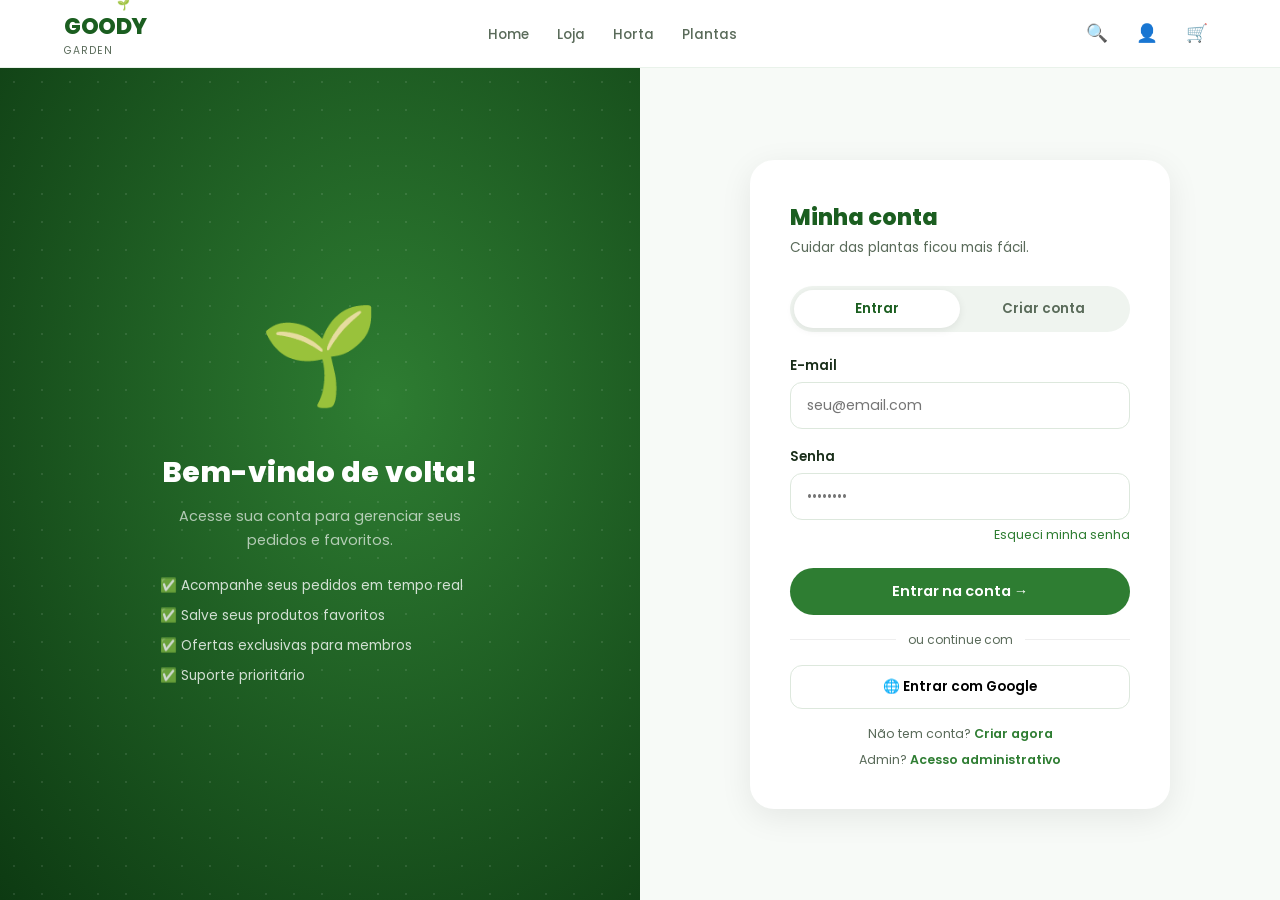
<file: login.html>
<!DOCTYPE html>
<html lang="pt-BR">
<head>
  <meta charset="UTF-8"/><meta name="viewport" content="width=device-width, initial-scale=1.0"/>
  <title>Entrar — Goody Garden</title>
  <link rel="stylesheet" href="global.css"/>
  <style>
    .login-page { min-height:100vh; display:grid; grid-template-columns:1fr 1fr; padding-top:68px; }
    .login-visual { background:var(--verde-escuro); display:flex; align-items:center; justify-content:center; position:relative; overflow:hidden; }
    .login-visual-bg { position:absolute; inset:0; background:radial-gradient(ellipse at 60% 40%, #2E7D32, #0d3a12); }
    .login-visual-dots { position:absolute; inset:0; opacity:.1; background-image:radial-gradient(circle,#fff 1px,transparent 1px); background-size:28px 28px; }
    .login-visual-inner { position:relative; z-index:2; text-align:center; color:white; padding:40px; }
    .login-visual-emoji { font-size:6rem; animation:float 4s ease-in-out infinite; margin-bottom:24px; }
    .login-visual-titulo { font-size:1.8rem; font-weight:800; margin-bottom:10px; }
    .login-visual-sub { opacity:.65; font-size:.9rem; line-height:1.7; max-width:320px; }
    .login-benefits { list-style:none; margin-top:24px; display:flex; flex-direction:column; gap:10px; }
    .login-benefits li { display:flex; align-items:center; gap:10px; font-size:.85rem; opacity:.8; }
    .login-form-area { display:flex; align-items:center; justify-content:center; padding:40px; background:var(--offwhite); }
    .login-box { background:white; border-radius:24px; padding:40px; width:100%; max-width:420px; box-shadow:var(--shadow); }
    .login-box-titulo { font-size:1.4rem; font-weight:800; color:var(--verde-escuro); margin-bottom:4px; }
    .login-box-sub { font-size:.85rem; color:var(--cinza-txt); margin-bottom:28px; }
    .tab-switch { display:flex; background:var(--cinza-suave); border-radius:50px; padding:4px; margin-bottom:24px; }
    .tab-switch button { flex:1; padding:9px; border:none; border-radius:50px; background:none; font-family:'Poppins',sans-serif; font-size:.84rem; font-weight:600; cursor:pointer; color:var(--cinza-txt); transition:all .2s; }
    .tab-switch button.ativo { background:white; color:var(--verde-escuro); box-shadow:0 2px 8px rgba(0,0,0,.08); }
    .login-form, .cadastro-form { }
    .cadastro-form { display:none; }
    .divider { display:flex; align-items:center; gap:12px; margin:16px 0; }
    .divider::before, .divider::after { content:''; flex:1; height:1px; background:#eee; }
    .divider span { font-size:.75rem; color:var(--cinza-txt); }
    .btn-social { width:100%; padding:11px; border:1.5px solid #dde8dd; border-radius:12px; background:white; font-family:'Poppins',sans-serif; font-size:.85rem; font-weight:600; cursor:pointer; transition:all .2s; display:flex; align-items:center; justify-content:center; gap:8px; margin-bottom:8px; }
    .btn-social:hover { border-color:var(--verde); background:var(--cinza-suave); }
    .link-forgot { font-size:.78rem; color:var(--verde); text-decoration:none; float:right; margin-top:-12px; margin-bottom:16px; display:block; }
    .link-forgot:hover { text-decoration:underline; }
    .login-footer-txt { font-size:.78rem; color:var(--cinza-txt); text-align:center; margin-top:16px; }
    .login-footer-txt a { color:var(--verde); text-decoration:none; font-weight:600; }
    @media(max-width:900px){ .login-page{grid-template-columns:1fr;} .login-visual{display:none;} .login-form-area{padding:24px;min-height:calc(100vh - 68px);} }
  </style>
</head>
<body>
  <div id="navbarContainer"></div>

  <div class="login-page">
    <div class="login-visual">
      <div class="login-visual-bg"></div>
      <div class="login-visual-dots"></div>
      <div class="login-visual-inner">
        <div class="login-visual-emoji">🌱</div>
        <div class="login-visual-titulo">Bem-vindo de volta!</div>
        <p class="login-visual-sub">Acesse sua conta para gerenciar seus pedidos e favoritos.</p>
        <ul class="login-benefits">
          <li>✅ Acompanhe seus pedidos em tempo real</li>
          <li>✅ Salve seus produtos favoritos</li>
          <li>✅ Ofertas exclusivas para membros</li>
          <li>✅ Suporte prioritário</li>
        </ul>
      </div>
    </div>

    <div class="login-form-area">
      <div class="login-box">
        <div class="login-box-titulo">Minha conta</div>
        <p class="login-box-sub">Cuidar das plantas ficou mais fácil.</p>

        <div class="tab-switch">
          <button class="ativo" id="tabEntrar" onclick="showTab('entrar')">Entrar</button>
          <button id="tabCadastrar" onclick="showTab('cadastrar')">Criar conta</button>
        </div>

        <!-- LOGIN -->
        <div class="login-form" id="formEntrar">
          <div class="form-group"><label>E-mail</label><input type="email" id="loginEmail" placeholder="seu@email.com"/></div>
          <div class="form-group"><label>Senha</label><input type="password" id="loginSenha" placeholder="••••••••"/></div>
          <a href="#" class="link-forgot">Esqueci minha senha</a>
          <button class="btn-primary btn-full" style="margin-top:8px" onclick="fazerLogin()">Entrar na conta →</button>
          <div class="divider"><span>ou continue com</span></div>
          <button class="btn-social">🌐 Entrar com Google</button>
          <div class="login-footer-txt">Não tem conta? <a href="#" onclick="showTab('cadastrar')">Criar agora</a></div>
          <div class="login-footer-txt" style="margin-top:8px">
            Admin? <a href="#" onclick="loginAdmin()">Acesso administrativo</a>
          </div>
        </div>

        <!-- CADASTRO -->
        <div class="cadastro-form" id="formCadastrar">
          <div class="form-group"><label>Nome completo</label><input type="text" id="cadNome" placeholder="Seu nome"/></div>
          <div class="form-group"><label>E-mail</label><input type="email" id="cadEmail" placeholder="seu@email.com"/></div>
          <div class="form-group"><label>Senha</label><input type="password" id="cadSenha" placeholder="Mínimo 6 caracteres"/></div>
          <div class="form-group"><label>Confirmar senha</label><input type="password" id="cadSenha2" placeholder="Repita a senha"/></div>
          <button class="btn-primary btn-full" style="margin-top:4px" onclick="fazerCadastro()">Criar minha conta →</button>
          <div class="login-footer-txt">Já tem conta? <a href="#" onclick="showTab('entrar')">Entrar</a></div>
        </div>
      </div>
    </div>
  </div>

  <script src="data.js"></script><script src="global.js"></script>
  <script>
    document.getElementById('navbarContainer').innerHTML = renderNavbar('login.html');
    initNavbar();

    // Redirecionar se já logado
    if (getUsuario()) window.location.href = 'index.html';

    function showTab(tab) {
      document.getElementById('formEntrar').style.display = tab==='entrar' ? 'block' : 'none';
      document.getElementById('formCadastrar').style.display = tab==='cadastrar' ? 'block' : 'none';
      document.getElementById('tabEntrar').classList.toggle('ativo', tab==='entrar');
      document.getElementById('tabCadastrar').classList.toggle('ativo', tab==='cadastrar');
    }

    function fazerLogin() {
      const email = document.getElementById('loginEmail').value;
      const senha = document.getElementById('loginSenha').value;
      if (!email || !senha) { showToast('❌ Preencha e-mail e senha', 'erro'); return; }
      // Verificar admin
      if (email === GOODY.admin.usuario && senha === GOODY.admin.senha) {
        setUsuario({ nome: 'Admin', email, role: 'admin' });
        showToast('✅ Bem-vindo, Admin!'); setTimeout(()=>window.location.href='admin.html', 800); return;
      }
      // Verificar usuário cadastrado
      const usuarios = JSON.parse(localStorage.getItem('goody_usuarios') || '[]');
      const user = usuarios.find(u => u.email===email && u.senha===senha);
      if (user) { setUsuario({ nome: user.nome, email: user.email, role: 'cliente' }); showToast('✅ Login feito! Bem-vindo, ' + user.nome); setTimeout(()=>window.location.href='index.html', 800); }
      else showToast('❌ E-mail ou senha incorretos', 'erro');
    }

    function fazerCadastro() {
      const nome = document.getElementById('cadNome').value;
      const email = document.getElementById('cadEmail').value;
      const senha = document.getElementById('cadSenha').value;
      const senha2 = document.getElementById('cadSenha2').value;
      if (!nome||!email||!senha) { showToast('❌ Preencha todos os campos', 'erro'); return; }
      if (senha !== senha2) { showToast('❌ As senhas não coincidem', 'erro'); return; }
      if (senha.length < 6) { showToast('❌ Senha muito curta (mínimo 6 caracteres)', 'erro'); return; }
      const usuarios = JSON.parse(localStorage.getItem('goody_usuarios') || '[]');
      if (usuarios.find(u=>u.email===email)) { showToast('❌ E-mail já cadastrado', 'erro'); return; }
      usuarios.push({ nome, email, senha });
      localStorage.setItem('goody_usuarios', JSON.stringify(usuarios));
      setUsuario({ nome, email, role: 'cliente' });
      showToast('✅ Conta criada! Bem-vindo, ' + nome);
      setTimeout(()=>window.location.href='index.html', 800);
    }

    function loginAdmin() {
      document.getElementById('loginEmail').value = GOODY.admin.usuario;
      document.getElementById('loginSenha').value = GOODY.admin.senha;
      showToast('Credenciais de admin preenchidas!');
    }

    window.showTab=showTab; window.fazerLogin=fazerLogin; window.fazerCadastro=fazerCadastro; window.loginAdmin=loginAdmin;
  </script>
</body>
</html>
</file>
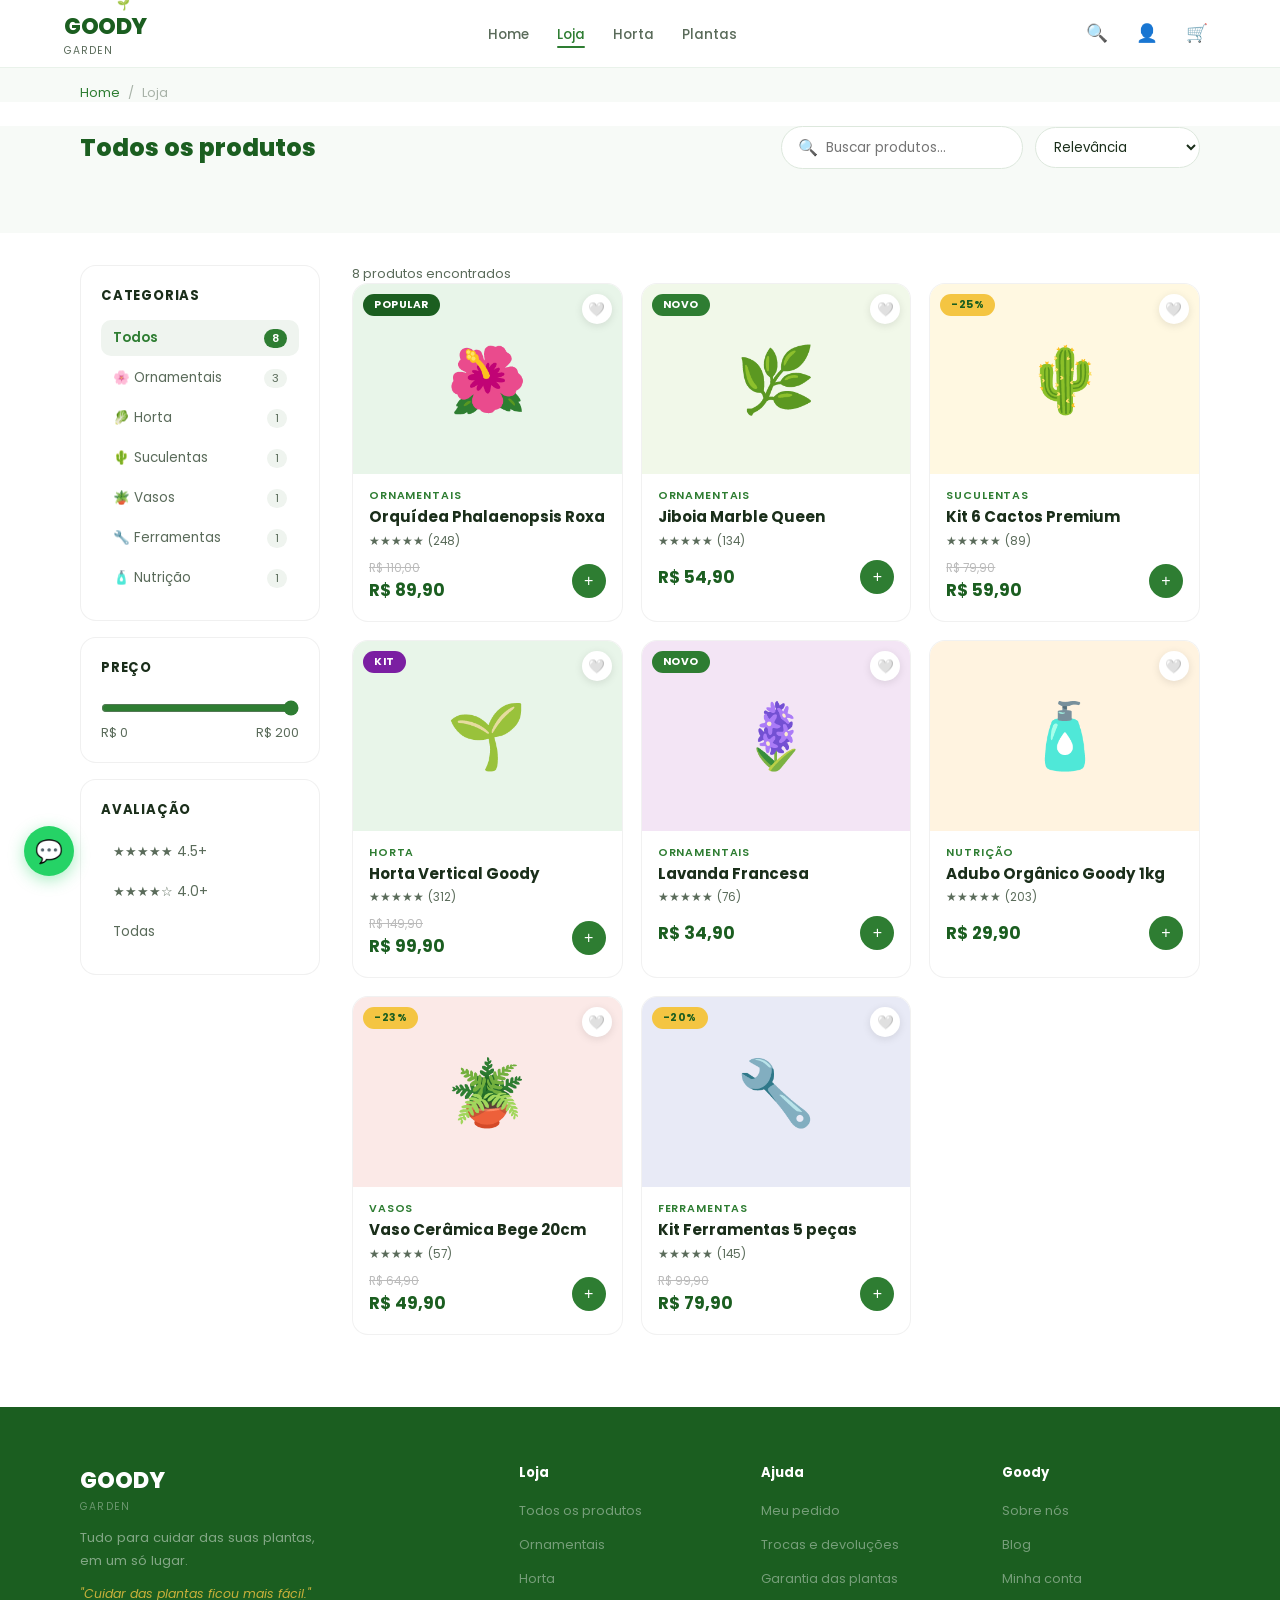
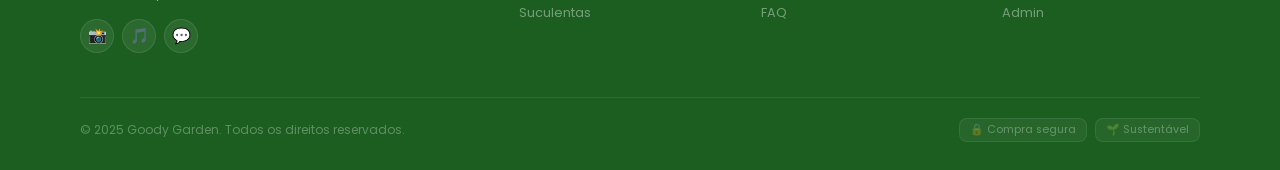
<file: loja.html>
<!DOCTYPE html>
<html lang="pt-BR">
<head>
  <meta charset="UTF-8"/><meta name="viewport" content="width=device-width, initial-scale=1.0"/>
  <title>Loja — Goody Garden</title>
  <link rel="stylesheet" href="global.css"/>
  <style>
    .loja-wrapper { display:grid; grid-template-columns:240px 1fr; gap:32px; padding:32px 80px 72px; }
    /* Sidebar */
    .sidebar { padding-top:0; }
    .sidebar-section { background:white; border-radius:var(--radius); padding:20px; border:1px solid rgba(0,0,0,.06); margin-bottom:16px; }
    .sidebar-titulo { font-size:.82rem; font-weight:700; color:var(--texto); margin-bottom:14px; text-transform:uppercase; letter-spacing:.06em; }
    .filtro-cat { list-style:none; }
    .filtro-cat li { margin-bottom:4px; }
    .filtro-cat a { display:flex; align-items:center; justify-content:space-between; padding:8px 12px; border-radius:10px; text-decoration:none; color:var(--cinza-txt); font-size:.84rem; transition:all .2s; }
    .filtro-cat a:hover, .filtro-cat a.ativo { background:var(--cinza-suave); color:var(--verde); font-weight:600; }
    .filtro-cat a .cat-count { background:var(--cinza-suave); color:var(--cinza-txt); border-radius:20px; padding:1px 8px; font-size:.7rem; }
    .filtro-cat a.ativo .cat-count { background:var(--verde); color:white; }
    .preco-range { width:100%; accent-color:var(--verde); margin:8px 0; }
    .preco-vals { display:flex; justify-content:space-between; font-size:.78rem; color:var(--cinza-txt); }
    /* Main */
    .loja-main {}
    .loja-header { display:flex; align-items:center; justify-content:space-between; margin-bottom:24px; flex-wrap:wrap; gap:12px; }
    .loja-header h1 { font-size:1.5rem; font-weight:800; color:var(--verde-escuro); }
    .loja-controls { display:flex; align-items:center; gap:12px; }
    .loja-busca { display:flex; align-items:center; gap:8px; background:white; border:1.5px solid #dde8dd; border-radius:50px; padding:8px 16px; }
    .loja-busca input { border:none; outline:none; font-family:'Poppins',sans-serif; font-size:.85rem; width:180px; color:var(--texto); }
    .loja-sort { padding:9px 14px; border:1.5px solid #dde8dd; border-radius:50px; font-family:'Poppins',sans-serif; font-size:.83rem; color:var(--texto); outline:none; background:white; cursor:pointer; }
    .loja-count { font-size:.8rem; color:var(--cinza-txt); }
    .prod-grid-loja { display:grid; grid-template-columns:repeat(3,1fr); gap:18px; }
    .vazio { text-align:center; padding:60px 20px; color:var(--cinza-txt); }
    .vazio-emoji { font-size:3rem; margin-bottom:12px; }
    .vazio h3 { font-size:1.1rem; font-weight:700; margin-bottom:8px; color:var(--texto); }
    .tags-ativas { display:flex; gap:8px; flex-wrap:wrap; margin-bottom:16px; }
    .tag-ativa { background:var(--cinza-suave); color:var(--verde); border-radius:50px; padding:4px 12px; font-size:.75rem; font-weight:600; display:flex; align-items:center; gap:5px; }
    .tag-ativa button { background:none; border:none; cursor:pointer; color:var(--verde); font-size:.9rem; padding:0; }
    @media(max-width:900px){ .loja-wrapper{grid-template-columns:1fr;padding:24px;} .sidebar{display:none;} .prod-grid-loja{grid-template-columns:1fr 1fr;} }
    @media(max-width:560px){ .prod-grid-loja{grid-template-columns:1fr;} }
  </style>
</head>
<body>
  <div id="navbarContainer"></div>

  <div style="padding:84px 80px 0;background:var(--offwhite)">
    <div class="breadcrumb"><a href="index.html">Home</a><span>/</span><span>Loja</span></div>
  </div>

  <div style="background:var(--offwhite);padding:0 80px 24px">
    <div class="loja-header">
      <h1 id="lojaTitle">Todos os produtos</h1>
      <div class="loja-controls">
        <div class="loja-busca">🔍 <input type="text" id="busca" placeholder="Buscar produtos..." oninput="filtrar()"></div>
        <select class="loja-sort" id="sortSelect" onchange="filtrar()">
          <option value="relevancia">Relevância</option>
          <option value="menor">Menor preço</option>
          <option value="maior">Maior preço</option>
          <option value="avaliacao">Melhor avaliação</option>
        </select>
      </div>
    </div>
    <div class="tags-ativas" id="tagsAtivas"></div>
  </div>

  <div class="loja-wrapper">
    <aside class="sidebar">
      <div class="sidebar-section">
        <div class="sidebar-titulo">Categorias</div>
        <ul class="filtro-cat" id="filtrosCat"></ul>
      </div>
      <div class="sidebar-section">
        <div class="sidebar-titulo">Preço</div>
        <input type="range" class="preco-range" id="precoRange" min="0" max="200" value="200" oninput="updatePreco(this)">
        <div class="preco-vals"><span>R$ 0</span><span id="precoMax">R$ 200</span></div>
      </div>
      <div class="sidebar-section">
        <div class="sidebar-titulo">Avaliação</div>
        <ul class="filtro-cat" id="filtrosAval">
          <li><a href="#" onclick="setAval(4.5);return false">★★★★★ 4.5+</a></li>
          <li><a href="#" onclick="setAval(4);return false">★★★★☆ 4.0+</a></li>
          <li><a href="#" onclick="setAval(0);return false">Todas</a></li>
        </ul>
      </div>
    </aside>

    <main>
      <div class="loja-count" id="lojaCount"></div>
      <div class="prod-grid-loja" id="prodGrid"></div>
    </main>
  </div>

  <div id="footerContainer"></div>

  <script src="data.js"></script><script src="global.js"></script>
  <script>
    document.getElementById('navbarContainer').innerHTML = renderNavbar('loja.html');
    document.getElementById('footerContainer').innerHTML = renderFooter();
    initNavbar();

    let catAtiva = '', avalMin = 0, precoMaxVal = 200;

    // Ler parâmetro de URL
    const params = new URLSearchParams(window.location.search);
    if (params.get('cat')) catAtiva = params.get('cat');

    // Montar filtros de categoria
    function montarFiltros() {
      const cats = getCategorias();
      const produtos = getProdutos();
      document.getElementById('filtrosCat').innerHTML = `
        <li><a href="#" onclick="setCat('');return false" class="${!catAtiva?'ativo':''}">
          Todos <span class="cat-count">${produtos.length}</span></a></li>` +
        cats.map(c => `<li><a href="#" onclick="setCat('${c.id}');return false" class="${catAtiva===c.id?'ativo':''}">
          ${c.emoji} ${c.nome} <span class="cat-count">${produtos.filter(p=>p.categoria===c.id).length}</span></a></li>`).join('');
    }

    function setCat(id) { catAtiva = id; montarFiltros(); filtrar(); }
    function setAval(v) { avalMin = v; filtrar(); }
    function updatePreco(el) { precoMaxVal = +el.value; document.getElementById('precoMax').textContent = 'R$ '+el.value; filtrar(); }

    function filtrar() {
      const busca = document.getElementById('busca').value.toLowerCase();
      const sort = document.getElementById('sortSelect').value;
      let prods = getProdutos().filter(p => {
        const matchCat = !catAtiva || p.categoria === catAtiva;
        const matchBusca = !busca || p.nome.toLowerCase().includes(busca) || p.descricao.toLowerCase().includes(busca);
        const matchPreco = p.preco <= precoMaxVal;
        const matchAval = p.avaliacao >= avalMin;
        return matchCat && matchBusca && matchPreco && matchAval;
      });
      if (sort === 'menor') prods.sort((a,b) => a.preco - b.preco);
      else if (sort === 'maior') prods.sort((a,b) => b.preco - a.preco);
      else if (sort === 'avaliacao') prods.sort((a,b) => b.avaliacao - a.avaliacao);

      const grid = document.getElementById('prodGrid');
      document.getElementById('lojaCount').textContent = prods.length + ' produtos encontrados';
      const catNome = catAtiva ? getCategorias().find(c=>c.id===catAtiva)?.nome : '';
      document.getElementById('lojaTitle').textContent = catNome || 'Todos os produtos';

      // Tags ativas
      const tags = [];
      if (catAtiva) tags.push({label: catNome, clear: ()=>setCat('')});
      if (busca) tags.push({label: `"${busca}"`, clear: ()=>{document.getElementById('busca').value='';filtrar();}});
      document.getElementById('tagsAtivas').innerHTML = tags.map((t,i) =>
        `<span class="tag-ativa">${t.label} <button onclick="clearTag(${i})">×</button></span>`).join('');
      window._tagClears = tags.map(t=>t.clear);

      if (!prods.length) {
        grid.innerHTML = `<div class="vazio" style="grid-column:1/-1"><div class="vazio-emoji">🌿</div><h3>Nenhum produto encontrado</h3><p>Tente outros filtros.</p></div>`;
      } else {
        grid.innerHTML = prods.map(p => renderCard(p)).join('');
      }
    }

    function clearTag(i) { window._tagClears[i]?.(); }
    montarFiltros(); filtrar();
  </script>
</body>
</html>
</file>
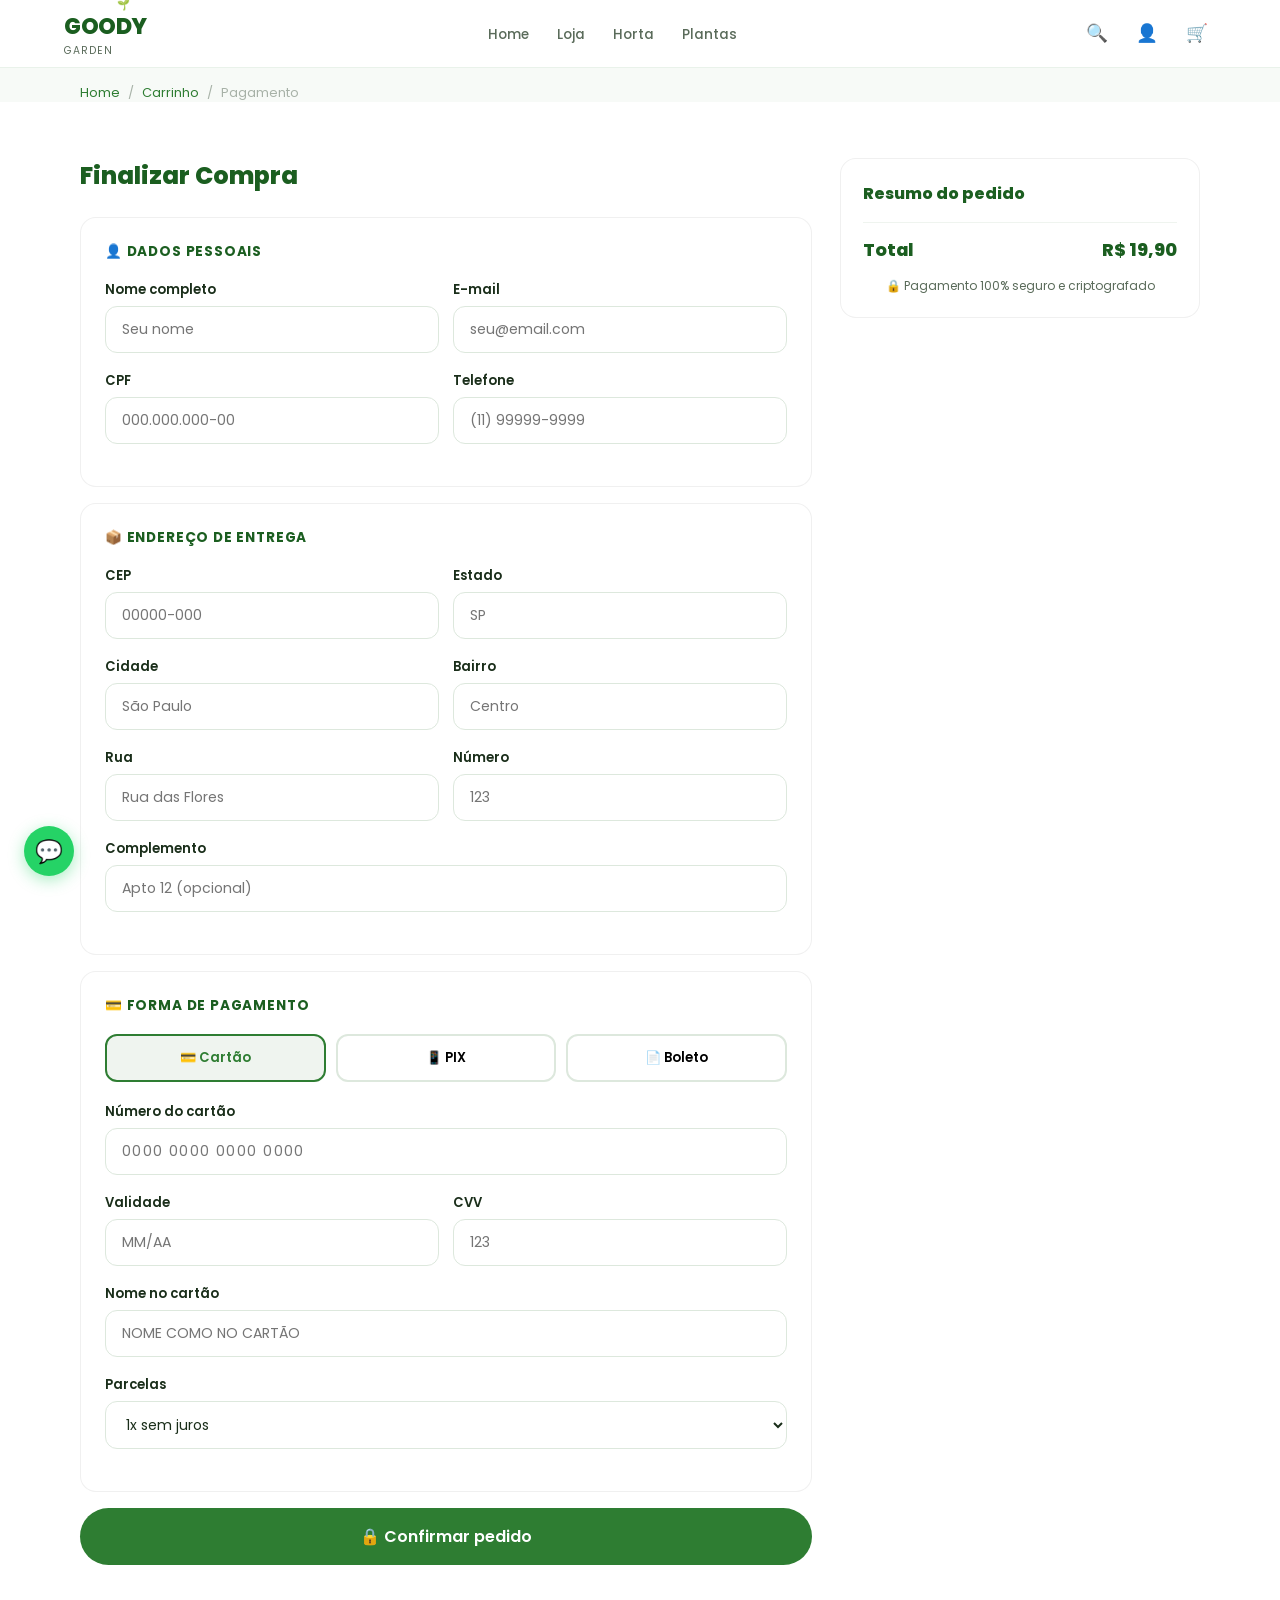
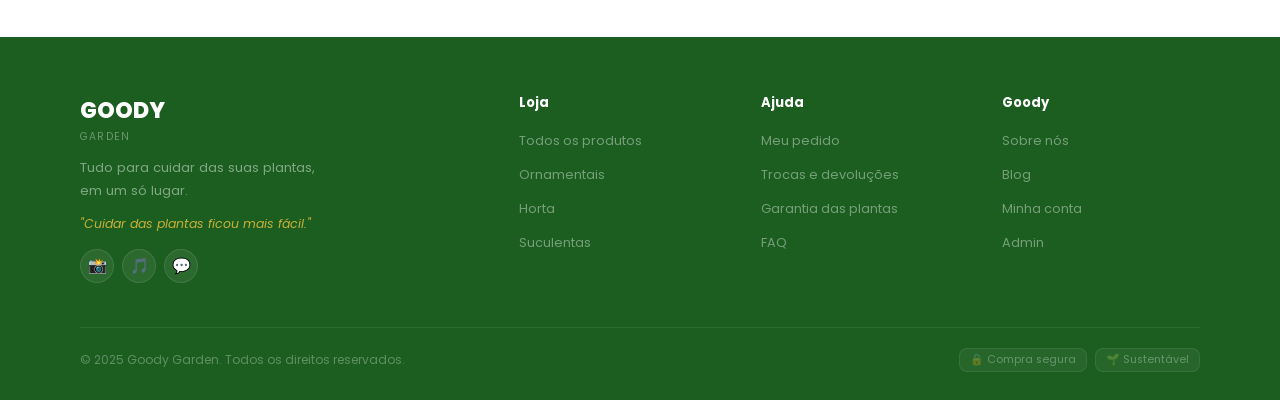
<file: pagamento.html>
<!DOCTYPE html>
<html lang="pt-BR">
<head>
  <meta charset="UTF-8"/><meta name="viewport" content="width=device-width, initial-scale=1.0"/>
  <title>Pagamento — Goody Garden</title>
  <link rel="stylesheet" href="global.css"/>
  <style>
    .checkout-wrapper { display:grid; grid-template-columns:1fr 360px; gap:28px; padding:32px 80px 72px; }
    .checkout-form-area h2 { font-size:1.5rem; font-weight:800; color:var(--verde-escuro); margin-bottom:24px; }
    .form-section { background:white; border-radius:var(--radius); padding:24px; border:1px solid rgba(0,0,0,.06); margin-bottom:16px; }
    .form-section-titulo { font-size:.85rem; font-weight:700; color:var(--verde-escuro); margin-bottom:18px; text-transform:uppercase; letter-spacing:.06em; display:flex; align-items:center; gap:8px; }
    .form-row { display:grid; grid-template-columns:1fr 1fr; gap:14px; }
    .form-row-3 { display:grid; grid-template-columns:1fr 1fr 1fr; gap:14px; }
    /* Pagamento tabs */
    .pay-tabs { display:flex; gap:10px; margin-bottom:20px; }
    .pay-tab { flex:1; padding:12px; border:2px solid #dde8dd; border-radius:12px; background:white; font-family:'Poppins',sans-serif; font-size:.82rem; font-weight:600; cursor:pointer; transition:all .2s; text-align:center; }
    .pay-tab.ativo { border-color:var(--verde); background:var(--cinza-suave); color:var(--verde); }
    .pay-content { display:none; }
    .pay-content.ativo { display:block; }
    .card-input { letter-spacing:.1em; }
    .pix-info { text-align:center; padding:20px; }
    .pix-qr { width:140px; height:140px; background:var(--cinza-suave); border-radius:16px; margin:16px auto; display:flex; align-items:center; justify-content:center; font-size:3rem; }
    .pix-chave { background:var(--cinza-suave); border-radius:10px; padding:10px 14px; font-size:.82rem; font-family:monospace; margin:10px 0; word-break:break-all; }
    .boleto-info { padding:16px; background:var(--cinza-suave); border-radius:12px; font-size:.83rem; color:var(--cinza-txt); line-height:1.7; }
    /* Resumo lateral */
    .resumo-checkout { background:white; border-radius:var(--radius); padding:22px; border:1px solid rgba(0,0,0,.06); height:fit-content; position:sticky; top:88px; }
    .resumo-checkout h3 { font-size:1rem; font-weight:800; margin-bottom:16px; color:var(--verde-escuro); }
    .resumo-item { display:flex; align-items:center; gap:10px; padding:8px 0; border-bottom:1px solid var(--cinza-suave); }
    .resumo-item:last-of-type { border-bottom:none; }
    .resumo-item-emoji { width:40px; height:40px; border-radius:8px; display:flex; align-items:center; justify-content:center; font-size:1.4rem; flex-shrink:0; }
    .resumo-item-nome { font-size:.82rem; font-weight:600; flex:1; }
    .resumo-item-preco { font-size:.85rem; font-weight:700; color:var(--verde-escuro); }
    .resumo-total-checkout { display:flex; justify-content:space-between; font-size:1.1rem; font-weight:800; padding:14px 0 0; color:var(--verde-escuro); border-top:1px solid var(--cinza-suave); margin-top:12px; }
    /* Confirmação */
    .confirmacao { display:none; text-align:center; padding:60px 40px; }
    .conf-check { font-size:5rem; margin-bottom:16px; }
    .conf-titulo { font-size:1.5rem; font-weight:800; color:var(--verde-escuro); margin-bottom:8px; }
    .conf-sub { color:var(--cinza-txt); margin-bottom:24px; font-size:.92rem; }
    .conf-pedido { background:var(--cinza-suave); border-radius:12px; padding:14px 20px; font-size:.88rem; margin-bottom:24px; }
    @media(max-width:900px){ .checkout-wrapper{grid-template-columns:1fr;padding:24px;} .form-row,.form-row-3{grid-template-columns:1fr;} .resumo-checkout{position:static;} }
  </style>
</head>
<body>
  <div id="navbarContainer"></div>
  <div style="padding:84px 80px 0;background:var(--offwhite)">
    <div class="breadcrumb"><a href="index.html">Home</a><span>/</span><a href="carrinho.html">Carrinho</a><span>/</span><span>Pagamento</span></div>
  </div>

  <div class="checkout-wrapper" id="checkoutWrapper">
    <div class="checkout-form-area">
      <h2>Finalizar Compra</h2>

      <!-- Dados pessoais -->
      <div class="form-section">
        <div class="form-section-titulo">👤 Dados pessoais</div>
        <div class="form-row">
          <div class="form-group"><label>Nome completo</label><input type="text" id="nome" placeholder="Seu nome"/></div>
          <div class="form-group"><label>E-mail</label><input type="email" id="email" placeholder="seu@email.com"/></div>
        </div>
        <div class="form-row">
          <div class="form-group"><label>CPF</label><input type="text" id="cpf" placeholder="000.000.000-00" maxlength="14"/></div>
          <div class="form-group"><label>Telefone</label><input type="text" id="tel" placeholder="(11) 99999-9999"/></div>
        </div>
      </div>

      <!-- Endereço -->
      <div class="form-section">
        <div class="form-section-titulo">📦 Endereço de entrega</div>
        <div class="form-row">
          <div class="form-group"><label>CEP</label><input type="text" id="cep" placeholder="00000-000" maxlength="9" oninput="buscarCep(this)"/></div>
          <div class="form-group"><label>Estado</label><input type="text" id="estado" placeholder="SP"/></div>
        </div>
        <div class="form-row">
          <div class="form-group"><label>Cidade</label><input type="text" id="cidade" placeholder="São Paulo"/></div>
          <div class="form-group"><label>Bairro</label><input type="text" id="bairro" placeholder="Centro"/></div>
        </div>
        <div class="form-row">
          <div class="form-group"><label>Rua</label><input type="text" id="rua" placeholder="Rua das Flores"/></div>
          <div class="form-group"><label>Número</label><input type="text" id="numero" placeholder="123"/></div>
        </div>
        <div class="form-group"><label>Complemento</label><input type="text" id="comp" placeholder="Apto 12 (opcional)"/></div>
      </div>

      <!-- Pagamento -->
      <div class="form-section">
        <div class="form-section-titulo">💳 Forma de pagamento</div>
        <div class="pay-tabs">
          <button class="pay-tab ativo" onclick="showPay('cartao',this)">💳 Cartão</button>
          <button class="pay-tab" onclick="showPay('pix',this)">📱 PIX</button>
          <button class="pay-tab" onclick="showPay('boleto',this)">📄 Boleto</button>
        </div>

        <div class="pay-content ativo" id="pay-cartao">
          <div class="form-group"><label>Número do cartão</label><input class="card-input" type="text" id="cardNum" placeholder="0000 0000 0000 0000" maxlength="19"/></div>
          <div class="form-row">
            <div class="form-group"><label>Validade</label><input type="text" id="cardVal" placeholder="MM/AA" maxlength="5"/></div>
            <div class="form-group"><label>CVV</label><input type="text" id="cardCvv" placeholder="123" maxlength="3"/></div>
          </div>
          <div class="form-group"><label>Nome no cartão</label><input type="text" id="cardNome" placeholder="NOME COMO NO CARTÃO"/></div>
          <div class="form-group"><label>Parcelas</label>
            <select id="parcelas">
              <option>1x sem juros</option><option>2x sem juros</option><option>3x sem juros</option>
            </select>
          </div>
        </div>

        <div class="pay-content" id="pay-pix">
          <div class="pix-info">
            <p style="font-size:.88rem;color:var(--cinza-txt)">Escaneie o QR Code ou copie a chave PIX para pagar</p>
            <div class="pix-qr">📱</div>
            <div class="pix-chave">goody@goodygarden.com.br</div>
            <button class="btn-secondary" onclick="showToast('✅ Chave copiada!')">📋 Copiar chave PIX</button>
            <p style="font-size:.77rem;color:var(--cinza-txt);margin-top:12px">O pedido será confirmado em até 5 minutos após o pagamento</p>
          </div>
        </div>

        <div class="pay-content" id="pay-boleto">
          <div class="boleto-info">
            📄 O boleto será gerado após a confirmação do pedido.<br>
            O prazo de vencimento é de <strong>3 dias úteis</strong>.<br>
            A entrega será iniciada após a compensação bancária.
          </div>
        </div>
      </div>

      <button class="btn-primary btn-full" style="font-size:1rem;padding:16px" onclick="finalizarPedido()">
        🔒 Confirmar pedido
      </button>
    </div>

    <!-- Resumo -->
    <div>
      <div class="resumo-checkout">
        <h3>Resumo do pedido</h3>
        <div id="resumoItens"></div>
        <div class="resumo-total-checkout"><span>Total</span><span id="totalCheckout">R$ 0,00</span></div>
        <div style="margin-top:14px;font-size:.75rem;color:var(--cinza-txt);text-align:center">🔒 Pagamento 100% seguro e criptografado</div>
      </div>
    </div>
  </div>

  <!-- Confirmação -->
  <div class="confirmacao" id="confirmacao">
    <div class="conf-check">🎉</div>
    <div class="conf-titulo">Pedido confirmado!</div>
    <p class="conf-sub">Obrigado pela compra! Você receberá um e-mail com os detalhes.</p>
    <div class="conf-pedido" id="confPedidoId"></div>
    <div style="display:flex;gap:12px;justify-content:center;flex-wrap:wrap">
      <a href="index.html" class="btn-primary">Voltar para a loja</a>
      <a href="perfil.html" class="btn-secondary">Ver meus pedidos</a>
    </div>
  </div>

  <div id="footerContainer"></div>
  <script src="data.js"></script><script src="global.js"></script>
  <script>
    document.getElementById('navbarContainer').innerHTML = renderNavbar();
    document.getElementById('footerContainer').innerHTML = renderFooter();
    initNavbar();

    // Preencher com dados do usuário logado
    const u = getUsuario();
    if (u) { document.getElementById('nome').value = u.nome || ''; document.getElementById('email').value = u.email || ''; }

    // Resumo
    function renderResumo() {
      const c = getCarrinho(); const ps = getProdutos();
      document.getElementById('resumoItens').innerHTML = c.map(item => {
        const p = ps.find(x=>x.id===item.id); if(!p) return '';
        return `<div class="resumo-item"><div class="resumo-item-emoji" style="background:${p.bg}">${p.emoji}</div><div class="resumo-item-nome">${p.nome} x${item.qtd}</div><div class="resumo-item-preco">${formatPreco(p.preco*item.qtd)}</div></div>`;
      }).join('');
      const subtotal = totalCarrinho();
      const frete = subtotal >= 150 ? 0 : 19.90;
      document.getElementById('totalCheckout').textContent = formatPreco(subtotal + frete);
    }
    renderResumo();

    function showPay(id, btn) {
      document.querySelectorAll('.pay-content').forEach(el=>el.classList.remove('ativo'));
      document.querySelectorAll('.pay-tab').forEach(b=>b.classList.remove('ativo'));
      document.getElementById('pay-'+id).classList.add('ativo'); btn.classList.add('ativo');
    }

    function buscarCep(el) {
      const cep = el.value.replace(/\D/g,'');
      if (cep.length===8) {
        fetch(`https://viacep.com.br/ws/${cep}/json/`).then(r=>r.json()).then(d=>{
          if (!d.erro) { document.getElementById('rua').value=d.logradouro||''; document.getElementById('bairro').value=d.bairro||''; document.getElementById('cidade').value=d.localidade||''; document.getElementById('estado').value=d.uf||''; }
        }).catch(()=>{});
      }
    }

    function finalizarPedido() {
      const campos = ['nome','email','cpf','cep','rua','numero'];
      let ok = true;
      campos.forEach(id => { const el = document.getElementById(id); if(!el.value.trim()){ el.style.borderColor='var(--erro)'; ok=false; } else el.style.borderColor=''; });
      if (!ok) { showToast('❌ Preencha todos os campos obrigatórios', 'erro'); return; }
      if (!getCarrinho().length) { showToast('❌ Carrinho vazio!', 'erro'); return; }

      const pedido = {
        itens: getCarrinho(), total: totalCarrinho(),
        endereco: { nome: document.getElementById('nome').value, email: document.getElementById('email').value, cep: document.getElementById('cep').value, rua: document.getElementById('rua').value, numero: document.getElementById('numero').value, cidade: document.getElementById('cidade').value, estado: document.getElementById('estado').value },
        status: 'Confirmado'
      };
      const pedidoId = savePedido(pedido);
      document.getElementById('checkoutWrapper').style.display = 'none';
      document.getElementById('confirmacao').style.display = 'block';
      document.getElementById('confPedidoId').innerHTML = `Número do pedido: <strong>${pedidoId}</strong>`;
      window.scrollTo(0,0);
    }

    // Máscara cartão
    document.getElementById('cardNum')?.addEventListener('input', function(){ this.value = this.value.replace(/\D/g,'').replace(/(.{4})/g,'$1 ').trim().slice(0,19); });
    document.getElementById('cardVal')?.addEventListener('input', function(){ this.value = this.value.replace(/\D/g,'').replace(/^(\d{2})(\d)/,'$1/$2').slice(0,5); });
    document.getElementById('cpf')?.addEventListener('input', function(){ this.value = this.value.replace(/\D/g,'').replace(/(\d{3})(\d{3})(\d{3})(\d{2})/,'$1.$2.$3-$4').slice(0,14); });

    window.showPay=showPay; window.buscarCep=buscarCep; window.finalizarPedido=finalizarPedido;
  </script>
</body>
</html>
</file>
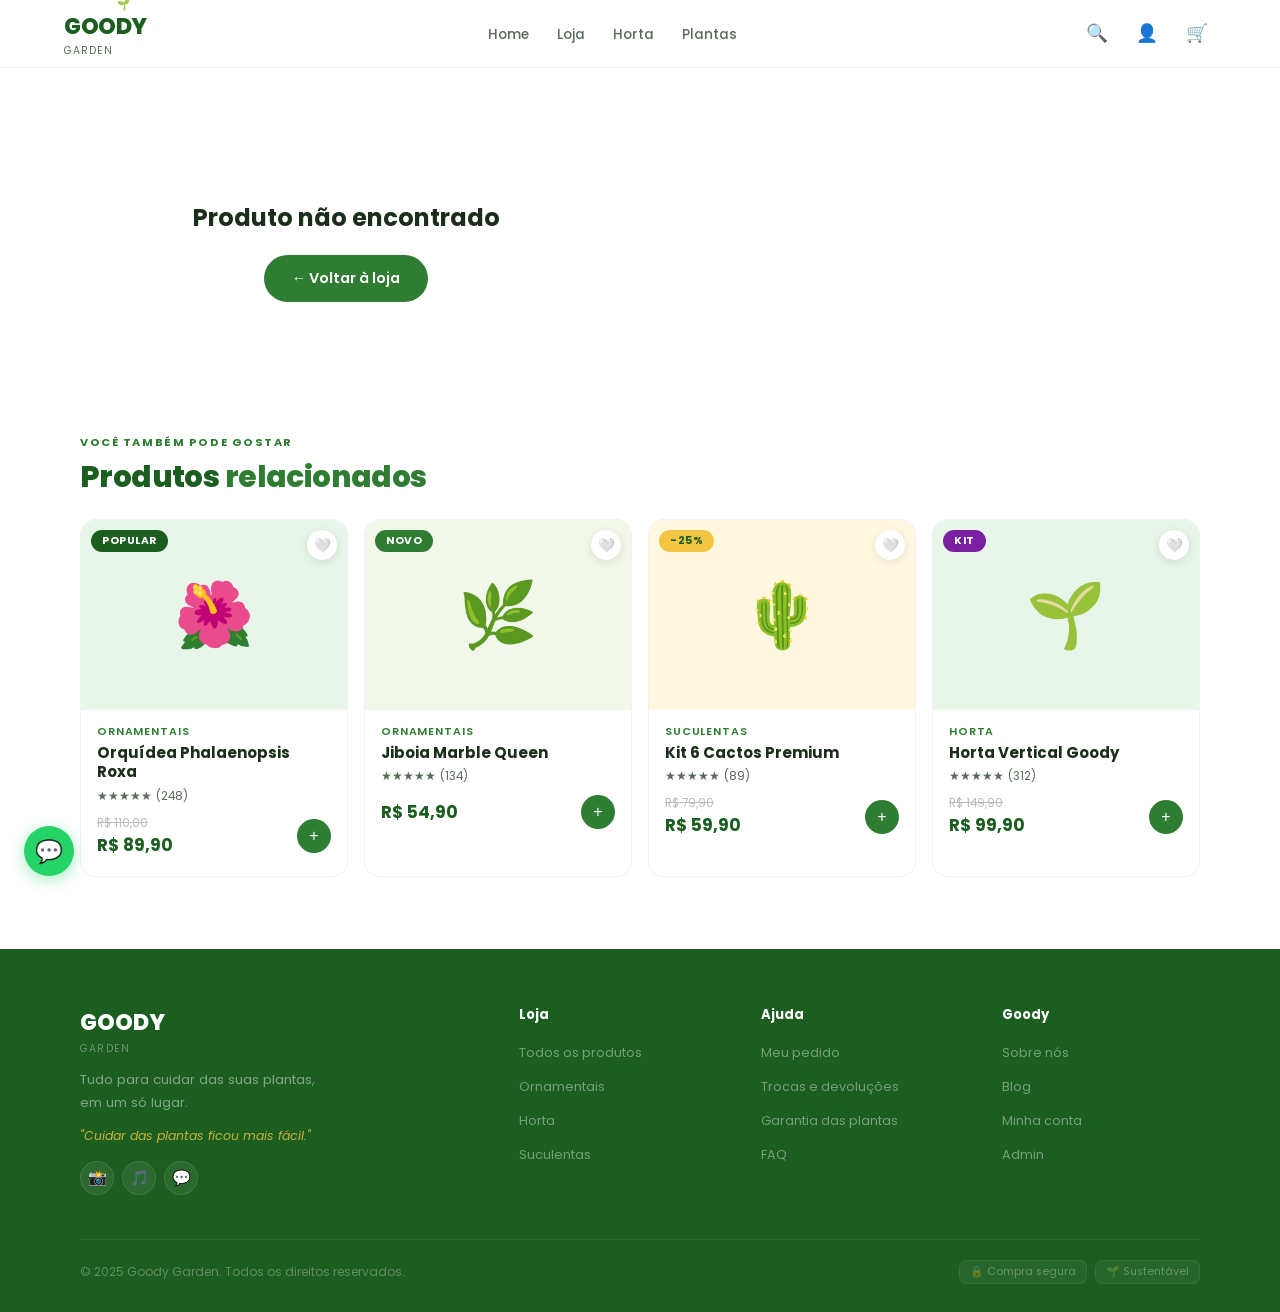
<file: produto.html>
<!DOCTYPE html>
<html lang="pt-BR">
<head>
  <meta charset="UTF-8"/><meta name="viewport" content="width=device-width, initial-scale=1.0"/>
  <title>Produto — Goody Garden</title>
  <link rel="stylesheet" href="global.css"/>
  <style>
    .prod-wrapper { display:grid; grid-template-columns:1fr 1fr; gap:56px; padding:32px 80px 72px; }
    .prod-visual { }
    .prod-img-main { border-radius:24px; background:#E8F5E9; height:420px; display:flex; align-items:center; justify-content:center; font-size:10rem; margin-bottom:12px; position:relative; }
    .prod-thumbs { display:flex; gap:10px; }
    .prod-thumb { width:70px; height:70px; border-radius:12px; background:var(--cinza-suave); display:flex; align-items:center; justify-content:center; font-size:2rem; cursor:pointer; border:2px solid transparent; transition:border .2s; }
    .prod-thumb.ativo { border-color:var(--verde); }
    .prod-detalhe { }
    .prod-detalhe .prod-cat { font-size:.75rem; text-transform:uppercase; letter-spacing:.1em; color:var(--verde); font-weight:700; margin-bottom:8px; }
    .prod-detalhe h1 { font-size:1.8rem; font-weight:800; color:var(--verde-escuro); margin-bottom:12px; line-height:1.2; letter-spacing:-.02em; }
    .prod-aval-row { display:flex; align-items:center; gap:10px; margin-bottom:16px; }
    .aval-estrelas { color:var(--amarelo); font-size:1rem; }
    .aval-num { font-size:.85rem; color:var(--cinza-txt); }
    .prod-preco-bloco { margin-bottom:20px; }
    .prod-preco-de { font-size:.9rem; color:#bbb; text-decoration:line-through; }
    .prod-preco-por { font-size:2rem; font-weight:800; color:var(--verde-escuro); line-height:1; margin-top:2px; }
    .prod-parcela { font-size:.8rem; color:var(--cinza-txt); margin-top:4px; }
    .prod-estoque { display:flex; align-items:center; gap:6px; font-size:.8rem; color:var(--verde); font-weight:600; margin-bottom:20px; }
    .estoque-dot { width:8px; height:8px; background:var(--verde); border-radius:50%; }
    .qtd-row { display:flex; align-items:center; gap:12px; margin-bottom:20px; }
    .qtd-ctrl { display:flex; align-items:center; border:1.5px solid #dde8dd; border-radius:50px; overflow:hidden; }
    .qtd-btn { background:none; border:none; width:36px; height:36px; font-size:1.1rem; cursor:pointer; color:var(--verde); transition:background .2s; }
    .qtd-btn:hover { background:var(--cinza-suave); }
    .qtd-val { width:40px; text-align:center; font-weight:700; font-size:.95rem; }
    .prod-ctas { display:flex; flex-direction:column; gap:10px; margin-bottom:24px; }
    .prod-info-tabs { border-top:1px solid var(--cinza-suave); padding-top:20px; }
    .tabs-nav { display:flex; gap:0; border-bottom:1px solid var(--cinza-suave); margin-bottom:16px; }
    .tab-btn { background:none; border:none; padding:10px 18px; font-family:'Poppins',sans-serif; font-size:.83rem; font-weight:600; color:var(--cinza-txt); cursor:pointer; border-bottom:2px solid transparent; transition:all .2s; }
    .tab-btn.ativo { color:var(--verde); border-bottom-color:var(--verde); }
    .tab-content { font-size:.85rem; color:var(--cinza-txt); line-height:1.75; }
    .tab-content.hidden { display:none; }
    .cuidados-item { display:flex; align-items:center; gap:10px; padding:10px 0; border-bottom:1px solid var(--cinza-suave); font-size:.84rem; }
    .cuidados-item:last-child { border-bottom:none; }
    /* Relacionados */
    .relacionados { padding:0 80px 72px; }
    .prod-grid-rel { display:grid; grid-template-columns:repeat(4,1fr); gap:16px; margin-top:24px; }
    @media(max-width:900px){ .prod-wrapper{grid-template-columns:1fr;padding:24px;} .prod-grid-rel{grid-template-columns:1fr 1fr;} .relacionados{padding:0 24px 52px;} }
    @media(max-width:560px){ .prod-grid-rel{grid-template-columns:1fr;} }
  </style>
</head>
<body>
  <div id="navbarContainer"></div>
  <div style="padding:84px 80px 0 80px;background:white"><div class="breadcrumb" id="breadcrumb"></div></div>

  <div class="prod-wrapper" id="prodWrapper">
    <div style="text-align:center;padding:60px;color:var(--cinza-txt)">Carregando...</div>
  </div>

  <div class="relacionados">
    <div class="section-label">Você também pode gostar</div>
    <h2 class="section-titulo">Produtos <em>relacionados</em></h2>
    <div class="prod-grid-rel" id="gridRel"></div>
  </div>

  <div id="footerContainer"></div>

  <script src="data.js"></script><script src="global.js"></script>
  <script>
    document.getElementById('navbarContainer').innerHTML = renderNavbar('loja.html');
    document.getElementById('footerContainer').innerHTML = renderFooter();
    initNavbar();

    const id = +new URLSearchParams(window.location.search).get('id');
    const prod = getProdutos().find(p => p.id === id);

    if (!prod) {
      document.getElementById('prodWrapper').innerHTML = `<div style="padding:60px;text-align:center"><h2>Produto não encontrado</h2><a href="loja.html" class="btn-primary" style="margin-top:20px;display:inline-flex">← Voltar à loja</a></div>`;
    } else {
      document.title = prod.nome + ' — Goody Garden';
      document.getElementById('breadcrumb').innerHTML = `<a href="index.html">Home</a><span>/</span><a href="loja.html">Loja</a><span>/</span><span>${prod.nome}</span>`;

      let qtd = 1;
      const fav = isFavorito(prod.id);
      const catNome = getCategorias().find(c=>c.id===prod.categoria)?.nome || prod.categoria;
      const parcela = (prod.preco / 3).toFixed(2).replace('.',',');

      document.getElementById('prodWrapper').innerHTML = `
        <div class="prod-visual">
          <div class="prod-img-main" style="background:${prod.bg}" id="imgMain">${prod.emoji}</div>
          <div class="prod-thumbs">
            <div class="prod-thumb ativo">${prod.emoji}</div>
            <div class="prod-thumb">🌿</div>
            <div class="prod-thumb">📦</div>
          </div>
        </div>
        <div class="prod-detalhe">
          <div class="prod-cat">${catNome}</div>
          <h1>${prod.nome}</h1>
          <div class="prod-aval-row">
            <span class="aval-estrelas">${strEstrelas(prod.avaliacao)}</span>
            <span class="aval-num">${prod.avaliacao} (${prod.avaliacoes} avaliações)</span>
          </div>
          <div class="prod-preco-bloco">
            ${prod.preco_de ? `<div class="prod-preco-de">${formatPreco(prod.preco_de)}</div>` : ''}
            <div class="prod-preco-por">${formatPreco(prod.preco)}</div>
            <div class="prod-parcela">ou 3x de R$ ${parcela} sem juros</div>
          </div>
          <div class="prod-estoque"><span class="estoque-dot"></span>${prod.estoque} unidades disponíveis</div>
          <div class="qtd-row">
            <span style="font-size:.85rem;font-weight:600;color:var(--texto)">Quantidade:</span>
            <div class="qtd-ctrl">
              <button class="qtd-btn" onclick="changeQtd(-1)">−</button>
              <span class="qtd-val" id="qtdVal">1</span>
              <button class="qtd-btn" onclick="changeQtd(1)">+</button>
            </div>
          </div>
          <div class="prod-ctas">
            <button class="btn-primary btn-full" onclick="addAoCarrinho()">🛒 Adicionar ao carrinho</button>
            <button class="btn-amarelo btn-full" onclick="comprarAgora()">⚡ Comprar agora</button>
            <button class="btn-secondary btn-full ${fav?'':''}'" id="btnFav" onclick="toggleFav()">
              ${fav?'❤️ Salvo nos favoritos':'🤍 Salvar nos favoritos'}
            </button>
          </div>
          <div class="prod-info-tabs">
            <div class="tabs-nav">
              <button class="tab-btn ativo" onclick="showTab('desc',this)">Descrição</button>
              <button class="tab-btn" onclick="showTab('cuidados',this)">Cuidados</button>
              <button class="tab-btn" onclick="showTab('frete',this)">Entrega</button>
            </div>
            <div id="tab-desc" class="tab-content">${prod.descricao}</div>
            <div id="tab-cuidados" class="tab-content hidden">
              ${prod.cuidados.split('•').filter(Boolean).map(c=>`<div class="cuidados-item">🌿 ${c.trim()}</div>`).join('')}
            </div>
            <div id="tab-frete" class="tab-content hidden">
              <div class="cuidados-item">🚚 Frete grátis em pedidos acima de R$150</div>
              <div class="cuidados-item">📦 Entrega em 2-5 dias úteis</div>
              <div class="cuidados-item">🌱 Garantia de chegada saudável</div>
              <div class="cuidados-item">🔄 Troca em até 7 dias</div>
            </div>
          </div>
        </div>`;

      function changeQtd(v) { qtd = Math.max(1, Math.min(prod.estoque, qtd+v)); document.getElementById('qtdVal').textContent = qtd; }
      function addAoCarrinho() { addCarrinho(prod.id, qtd); }
      function comprarAgora() { addCarrinho(prod.id, qtd); window.location.href='carrinho.html'; }
      function toggleFav() {
        const ativo = toggleFavorito(prod.id);
        document.getElementById('btnFav').innerHTML = ativo ? '❤️ Salvo nos favoritos' : '🤍 Salvar nos favoritos';
      }
      function showTab(id, btn) {
        document.querySelectorAll('.tab-content').forEach(el => el.classList.add('hidden'));
        document.querySelectorAll('.tab-btn').forEach(b => b.classList.remove('ativo'));
        document.getElementById('tab-'+id).classList.remove('hidden');
        btn.classList.add('ativo');
      }
      window.changeQtd = changeQtd; window.addAoCarrinho = addAoCarrinho;
      window.comprarAgora = comprarAgora; window.toggleFav = toggleFav; window.showTab = showTab;
    }

    // Relacionados
    const rel = getProdutos().filter(p => p.id !== id).slice(0,4);
    document.getElementById('gridRel').innerHTML = rel.map(p => renderCard(p)).join('');
  </script>
</body>
</html>
</file>
<file: global.css>
/* ══════════════════════════════════
   GOODY GARDEN — global.css
   ══════════════════════════════════ */
@import url('https://fonts.googleapis.com/css2?family=Poppins:wght@300;400;500;600;700;800&display=swap');

*, *::before, *::after { box-sizing: border-box; margin: 0; padding: 0; }

:root {
  --verde:        #2E7D32;
  --verde-escuro: #1B5E20;
  --amarelo:      #F4C542;
  --amarelo-h:    #e6b530;
  --branco:       #FFFFFF;
  --offwhite:     #F7FAF7;
  --cinza-suave:  #EFF4EF;
  --cinza-txt:    #5A6B5A;
  --texto:        #1A2E1A;
  --erro:         #c62828;
  --radius:       16px;
  --shadow:       0 8px 32px rgba(0,0,0,.08);
  --shadow-lg:    0 20px 48px rgba(0,0,0,.12);
}

html { scroll-behavior: smooth; }
body { font-family: 'Poppins', sans-serif; background: var(--branco); color: var(--texto); overflow-x: hidden; }
img  { max-width: 100%; display: block; }
a    { color: inherit; }

/* ── REVEAL ── */
.reveal { opacity:0; transform:translateY(24px); transition: opacity .6s ease, transform .6s ease; }
.reveal.visible { opacity:1; transform:translateY(0); }

/* ── KEYFRAMES ── */
@keyframes float    { 0%,100%{transform:translateY(0)} 50%{transform:translateY(-8px)} }
@keyframes fadeUp   { from{opacity:0;transform:translateY(20px)} to{opacity:1;transform:translateY(0)} }
@keyframes fadeIn   { from{opacity:0} to{opacity:1} }
@keyframes pulse    { 0%,100%{transform:scale(1);opacity:1} 50%{transform:scale(1.5);opacity:.4} }
@keyframes spin     { to{transform:rotate(360deg)} }
@keyframes toastIn  { 0%{opacity:0;transform:translateX(60px)} 15%{opacity:1;transform:translateX(0)} 80%{opacity:1} 100%{opacity:0;transform:translateX(60px)} }
@keyframes slideDown{ from{opacity:0;transform:translateY(-10px)} to{opacity:1;transform:translateY(0)} }

/* ── NAVBAR ── */
#navbar {
  position:fixed; top:0; left:0; right:0; z-index:500;
  display:flex; align-items:center; justify-content:space-between;
  padding:0 64px; height:68px;
  background:rgba(255,255,255,.95); backdrop-filter:blur(16px);
  border-bottom:1px solid rgba(46,125,50,.1);
  transition:box-shadow .3s;
}
#navbar.scrolled { box-shadow:0 4px 20px rgba(0,0,0,.07); }

.logo { text-decoration:none; display:flex; }
.logo-wrap { display:flex; flex-direction:column; }
.logo-goody { font-size:1.4rem; font-weight:800; color:var(--verde-escuro); letter-spacing:-.02em; position:relative; }
.logo-d { position:relative; display:inline-block; }
.logo-broto { position:absolute; bottom:calc(100% - 4px); left:50%; transform:translateX(-50%); font-size:.65rem; animation:float 3s ease-in-out infinite; }
.logo-garden { font-size:.65rem; font-weight:400; color:var(--cinza-txt); letter-spacing:.1em; text-transform:uppercase; }

.nav-links { display:flex; gap:28px; list-style:none; }
.nav-links a { text-decoration:none; color:var(--cinza-txt); font-size:.85rem; font-weight:500; position:relative; transition:color .2s; }
.nav-links a::after { content:''; position:absolute; bottom:-4px; left:0; right:0; height:2px; background:var(--verde); border-radius:2px; transform:scaleX(0); transition:transform .25s; }
.nav-links a:hover, .nav-links a.ativo { color:var(--verde); }
.nav-links a:hover::after, .nav-links a.ativo::after { transform:scaleX(1); }

.nav-right { display:flex; align-items:center; gap:12px; }
.nav-icon-btn { background:none; border:none; cursor:pointer; font-size:1.1rem; color:var(--cinza-txt); padding:8px; border-radius:50%; transition:all .2s; position:relative; }
.nav-icon-btn:hover { background:var(--cinza-suave); color:var(--verde); }
.nav-badge { position:absolute; top:2px; right:2px; background:var(--amarelo); color:var(--verde-escuro); border-radius:50%; width:16px; height:16px; font-size:.6rem; font-weight:700; display:flex; align-items:center; justify-content:center; }
.btn-nav-solid { background:var(--verde-escuro); color:white; border:none; border-radius:50px; padding:9px 20px; font-family:'Poppins',sans-serif; font-size:.83rem; font-weight:600; cursor:pointer; transition:all .25s; text-decoration:none; }
.btn-nav-solid:hover { background:var(--verde); transform:translateY(-1px); }

.nav-toggle { display:none; flex-direction:column; gap:5px; background:none; border:none; cursor:pointer; }
.nav-toggle span { display:block; width:22px; height:2px; background:var(--verde-escuro); border-radius:2px; transition:all .3s; }

/* ── BOTÕES ── */
.btn-primary   { background:var(--verde); color:white; border:none; border-radius:50px; padding:13px 28px; font-family:'Poppins',sans-serif; font-size:.9rem; font-weight:600; cursor:pointer; transition:all .25s; text-decoration:none; display:inline-flex; align-items:center; gap:6px; }
.btn-primary:hover   { background:var(--verde-escuro); transform:translateY(-2px); box-shadow:0 8px 20px rgba(27,94,32,.22); }
.btn-secondary { background:transparent; color:var(--verde); border:2px solid var(--verde); border-radius:50px; padding:12px 28px; font-family:'Poppins',sans-serif; font-size:.9rem; font-weight:600; cursor:pointer; transition:all .25s; text-decoration:none; display:inline-flex; align-items:center; gap:6px; }
.btn-secondary:hover { background:var(--verde); color:white; transform:translateY(-2px); }
.btn-amarelo   { background:var(--amarelo); color:var(--verde-escuro); border:none; border-radius:50px; padding:13px 28px; font-family:'Poppins',sans-serif; font-size:.9rem; font-weight:700; cursor:pointer; transition:all .25s; text-decoration:none; display:inline-flex; align-items:center; gap:6px; }
.btn-amarelo:hover   { background:var(--amarelo-h); transform:translateY(-2px); }
.btn-full { width:100%; justify-content:center; }

/* ── SEÇÕES ── */
.section { padding:72px 80px; }
.section-sm { padding:48px 80px; }
.section-label { font-size:.7rem; text-transform:uppercase; letter-spacing:.14em; color:var(--verde); font-weight:700; margin-bottom:8px; }
.section-titulo { font-size:1.85rem; font-weight:800; color:var(--verde-escuro); letter-spacing:-.02em; line-height:1.2; }
.section-titulo em { font-style:normal; color:var(--verde); }
.section-desc { font-size:.92rem; color:var(--cinza-txt); margin-top:10px; line-height:1.7; }
.section-header { display:flex; justify-content:space-between; align-items:flex-end; margin-bottom:32px; }
.link-ver { color:var(--verde); text-decoration:none; font-size:.85rem; font-weight:600; display:flex; align-items:center; gap:5px; transition:gap .2s; }
.link-ver:hover { gap:9px; }

/* ── CARD PRODUTO ── */
.prod-card { border-radius:var(--radius); overflow:hidden; border:1px solid rgba(0,0,0,.055); background:white; transition:all .3s; cursor:pointer; }
.prod-card:hover { transform:translateY(-5px); box-shadow:var(--shadow-lg); }
.prod-img { height:190px; display:flex; align-items:center; justify-content:center; font-size:4rem; position:relative; }
.prod-badge { position:absolute; top:10px; left:10px; padding:3px 11px; border-radius:50px; font-size:.66rem; font-weight:700; letter-spacing:.05em; text-transform:uppercase; }
.badge-novo { background:var(--verde); color:white; }
.badge-off  { background:var(--amarelo); color:var(--verde-escuro); }
.badge-pop  { background:var(--verde-escuro); color:white; }
.badge-kit  { background:#7B1FA2; color:white; }
.prod-fav { position:absolute; top:10px; right:10px; width:30px; height:30px; border-radius:50%; background:white; border:none; cursor:pointer; font-size:.85rem; display:flex; align-items:center; justify-content:center; box-shadow:0 2px 8px rgba(0,0,0,.1); transition:transform .2s; }
.prod-fav:hover { transform:scale(1.15); }
.prod-fav.ativo { color:#e53935; }
.prod-info { padding:14px 16px 18px; }
.prod-cat { font-size:.68rem; text-transform:uppercase; letter-spacing:.08em; color:var(--verde); margin-bottom:3px; font-weight:600; }
.prod-nome { font-size:.94rem; font-weight:700; color:var(--texto); margin-bottom:6px; line-height:1.3; }
.prod-stars { display:flex; align-items:center; gap:4px; margin-bottom:10px; }
.estrelas { color:var(--amarelo); font-size:.75rem; }
.prod-stars span { font-size:.72rem; color:var(--cinza-txt); }
.prod-rodape { display:flex; align-items:center; justify-content:space-between; }
.preco-de { font-size:.72rem; color:#bbb; text-decoration:line-through; display:block; }
.preco-por { font-size:1.05rem; font-weight:700; color:var(--verde-escuro); }
.btn-add { width:34px; height:34px; border-radius:50%; background:var(--verde); border:none; cursor:pointer; color:white; font-size:1rem; display:flex; align-items:center; justify-content:center; transition:all .2s; }
.btn-add:hover { background:var(--amarelo); color:var(--verde-escuro); transform:scale(1.1); }
.btn-add.adicionado { background:var(--amarelo); color:var(--verde-escuro); }

/* ── BARRA PROPOSTA ── */
.barra-proposta { background:var(--amarelo); padding:14px 80px; display:flex; justify-content:center; gap:48px; flex-wrap:wrap; }
.prop-item { display:flex; align-items:center; gap:7px; font-size:.8rem; font-weight:600; color:var(--verde-escuro); }

/* ── FOOTER ── */
footer { background:var(--verde-escuro); color:white; padding:56px 80px 28px; }
.footer-top { display:grid; grid-template-columns:2fr 1fr 1fr 1fr; gap:44px; margin-bottom:44px; }
.footer-logo-marca { font-size:1.4rem; font-weight:800; margin-bottom:2px; }
.footer-logo-sub { font-size:.65rem; letter-spacing:.12em; text-transform:uppercase; color:rgba(255,255,255,.35); margin-bottom:12px; }
.footer-desc { font-size:.82rem; opacity:.45; line-height:1.75; max-width:260px; }
.footer-slogan { margin-top:12px; font-size:.78rem; color:var(--amarelo); font-style:italic; opacity:.8; }
.footer-socials { display:flex; gap:8px; margin-top:16px; }
.footer-socials a { width:34px; height:34px; border-radius:50%; background:rgba(255,255,255,.07); border:1px solid rgba(255,255,255,.1); display:flex; align-items:center; justify-content:center; font-size:.95rem; text-decoration:none; transition:all .2s; }
.footer-socials a:hover { background:var(--verde); transform:translateY(-2px); }
.footer-col h4 { font-size:.82rem; font-weight:700; margin-bottom:14px; }
.footer-col ul { list-style:none; }
.footer-col ul li { margin-bottom:9px; }
.footer-col ul li a { text-decoration:none; color:rgba(255,255,255,.4); font-size:.8rem; transition:color .2s; }
.footer-col ul li a:hover { color:var(--amarelo); }
.footer-bottom { border-top:1px solid rgba(255,255,255,.07); padding-top:20px; display:flex; justify-content:space-between; align-items:center; font-size:.75rem; color:rgba(255,255,255,.3); }
.footer-selos { display:flex; gap:8px; }
.selo { background:rgba(255,255,255,.05); border:1px solid rgba(255,255,255,.08); border-radius:8px; padding:3px 10px; font-size:.68rem; }

/* ── TOAST ── */
.toast { position:fixed; bottom:24px; right:24px; z-index:9999; background:var(--verde-escuro); color:white; padding:13px 20px; border-radius:50px; font-size:.85rem; font-weight:600; box-shadow:0 8px 24px rgba(0,0,0,.2); display:none; }
.toast.show { display:block; animation:toastIn 2.8s ease forwards; }

/* ── WHATSAPP ── */
.btn-whatsapp { position:fixed; bottom:24px; left:24px; z-index:999; width:50px; height:50px; border-radius:50%; background:#25d366; display:flex; align-items:center; justify-content:center; font-size:1.4rem; text-decoration:none; box-shadow:0 4px 16px rgba(37,211,102,.4); transition:all .25s; }
.btn-whatsapp:hover { transform:scale(1.1) translateY(-2px); }

/* ── FORMULÁRIOS ── */
.form-group { margin-bottom:18px; }
.form-group label { display:block; font-size:.82rem; font-weight:600; color:var(--texto); margin-bottom:6px; }
.form-group input, .form-group select, .form-group textarea {
  width:100%; padding:12px 16px; border:1.5px solid #dde8dd; border-radius:12px;
  font-family:'Poppins',sans-serif; font-size:.88rem; color:var(--texto);
  background:white; outline:none; transition:border .2s;
}
.form-group input:focus, .form-group select:focus, .form-group textarea:focus { border-color:var(--verde); }
.form-group textarea { resize:vertical; min-height:100px; }
.form-error { font-size:.75rem; color:var(--erro); margin-top:4px; display:none; }

/* ── BREADCRUMB ── */
.breadcrumb { display:flex; align-items:center; gap:8px; font-size:.8rem; color:var(--cinza-txt); margin-bottom:24px; flex-wrap:wrap; }
.breadcrumb a { color:var(--verde); text-decoration:none; }
.breadcrumb a:hover { text-decoration:underline; }
.breadcrumb span { opacity:.5; }

/* ── MOBILE ── */
@media(max-width:900px){
  #navbar { padding:0 20px; }
  .nav-links, .nav-right { display:none; }
  .nav-toggle { display:flex; }
  .nav-links.open { display:flex; flex-direction:column; gap:0; position:fixed; top:68px; left:0; right:0; background:white; padding:24px 24px; box-shadow:0 8px 24px rgba(0,0,0,.1); animation:slideDown .3s ease; z-index:499; }
  .nav-links.open li a { font-size:1.1rem; display:block; padding:12px 0; border-bottom:1px solid var(--cinza-suave); }
  .nav-links.open ~ .nav-right { display:none; }
  .section { padding:52px 24px; }
  .section-sm { padding:36px 24px; }
  .section-header { flex-direction:column; align-items:flex-start; gap:10px; }
  .barra-proposta { padding:14px 20px; gap:16px; flex-direction:column; align-items:flex-start; }
  footer { padding:44px 24px 24px; }
  .footer-top { grid-template-columns:1fr 1fr; gap:28px; }
  .footer-bottom { flex-direction:column; gap:10px; text-align:center; }
}
@media(max-width:560px){
  .footer-top { grid-template-columns:1fr; }
}
</file>
